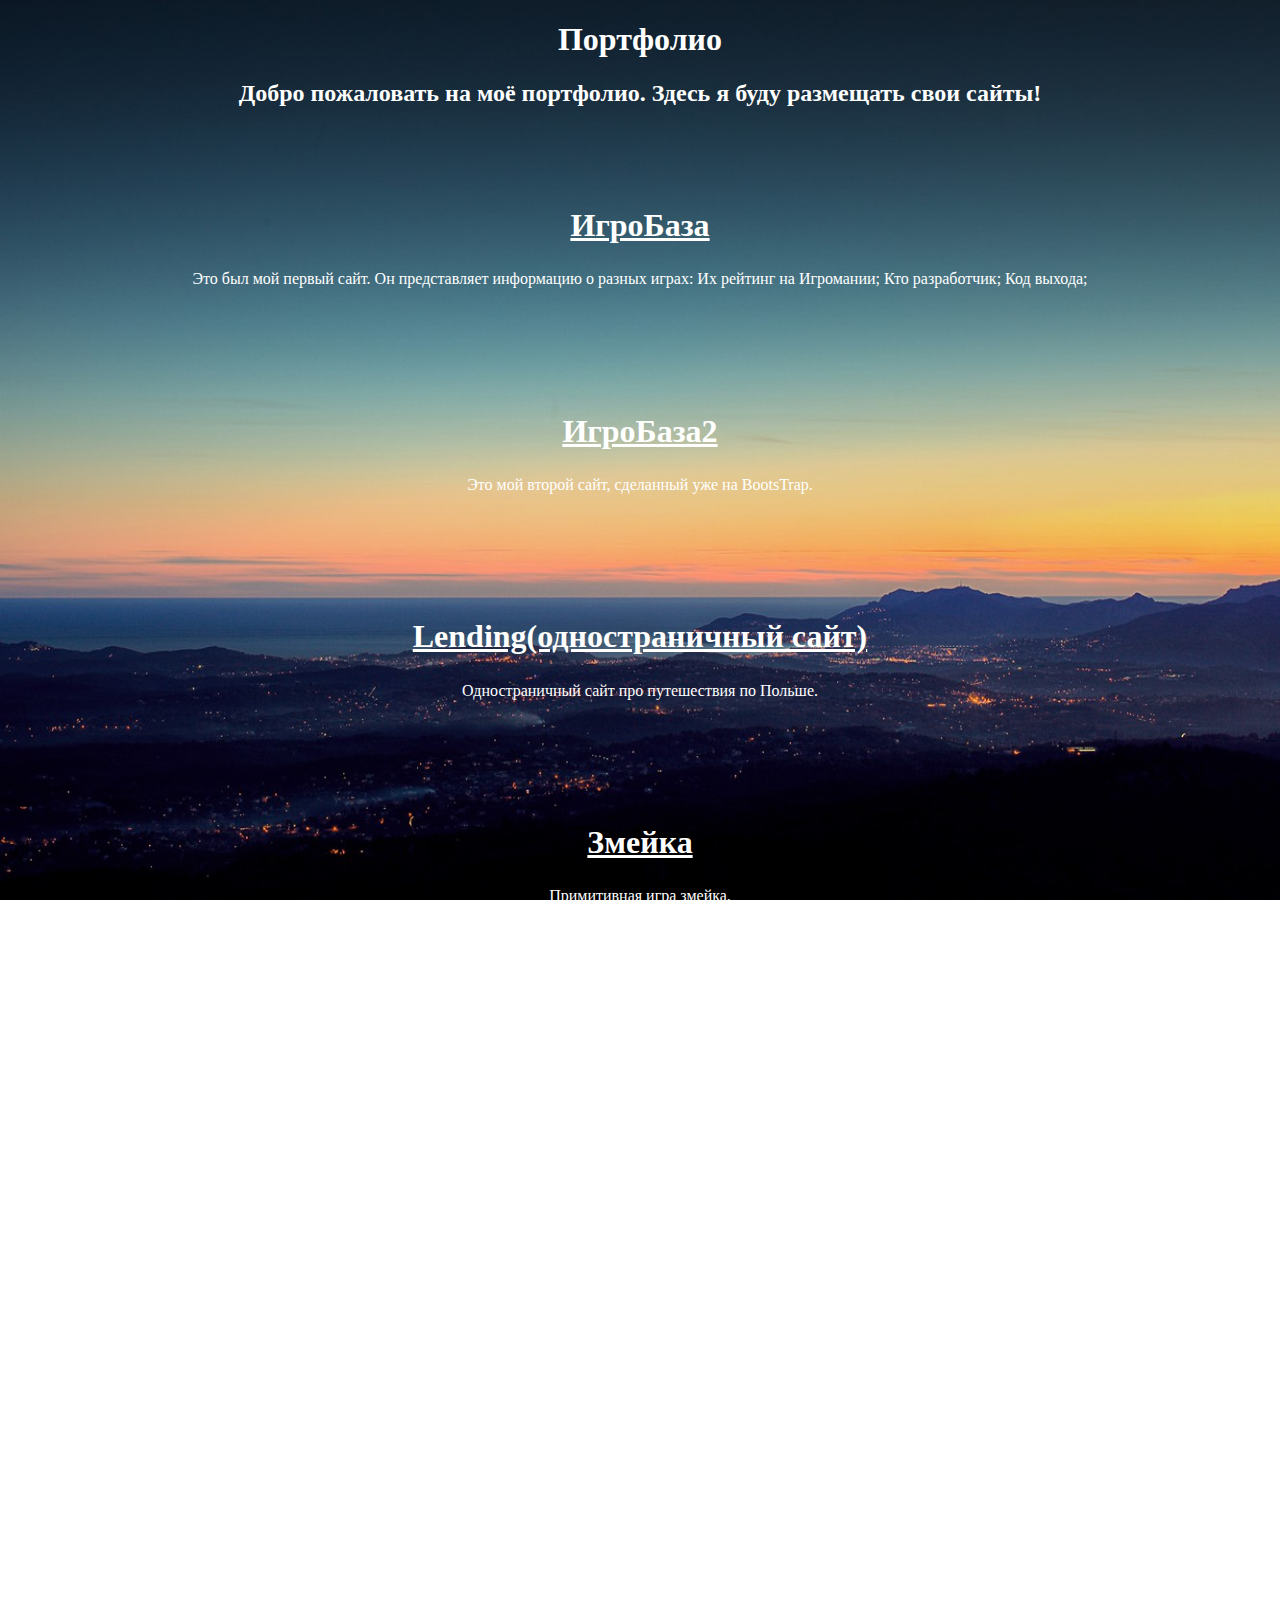
<file: index.html>
<!DOCTYPE html>
<html lang="en">
<head>
    <meta charset="UTF-8">
    <meta http-equiv="X-UA-Compatible" content="IE=edge">
    <meta name="viewport" content="width=device-width, initial-scale=1.0">
    <title>Portfolio</title>
    <link rel="stylesheet" href="assets/css/style.css">
</head>
<body background="assets/img/goroda.jpg" class="background">
    <main>
        <header>
            <div class="logo">
                <div class="logo_text">
                    <h1>Портфолио</h1>
                    <h2>Добро пожаловать на моё портфолио. Здесь я буду размещать свои сайты!</h2>
                </div>
            </div>
        </header>

        <div class="first">
            <h1><a href="1/index.html">ИгроБаза</a></h1>
            <p>
                Это был мой первый сайт.
                Он представляет информацию о разных играх:
                Их рейтинг на Игромании; 
                Кто разработчик; 
                Код выхода; 
                
            </p>
        </div>
        <div class="second">
            <h1><a href="2/index.html">ИгроБаза2</a></h1>
            <p>
                Это мой второй сайт, сделанный уже на BootsTrap.
                
            </p>
        </div>
        <div class="first">
            <h1><a href="3/index.html">Lending(одностраничный сайт)</a></h1>
            <p>
                Одностраничный сайт про путешествия по Польше.
                
            </p>
        </div>

        <div class="second">
            <h1><a href="4/index.html">Змейка</a></h1>
            <p>
                Примитивная игра змейка.
                
            </p>
        </div>

        <div class="first">
            <h1><a href="5/index.html">Звуки </a></h1>
            <p>
                Панелька со звуками.
                
            </p>
        </div>

        <div class="second">
            <h1><a href="6/index.html">Web App </a></h1>
            <p>
                Веб-приложение о доставке еды.
                
            </p>
        </div>

        <div class="first">
            <h1><a href="https://github.com/ArturTrube/react">React. </a></h1>
            <p>
                React.
                
            </p>
        </div>

        <div class="second">
            <h1><a href="https://github.com/ArturTrube/marvel">Marvel. </a></h1>
            <p>
                Marvel.
                
            </p>
        </div>

        <div class="first">
            <h1><a href="https://github.com/ArturTrube/MVC">MVC. </a></h1>
            <p>
                MVC.
                
            </p>
        </div>

        <div class="second">
            <h1><a href="https://github.com/ArturTrube/MVC2">MVC2. </a></h1>
            <p>
                MVC2.
                
            </p>
        </div>

        <div class="first">
            <h1><a href="11/index.html">Node </a></h1>
            <p>
                Node.
                
            </p>
        </div>

        <footer>
            <p>PS: Портфолио будет обновляться по мере создания новых работ</p>
        </footer>
    </main>
</body>
</html>
</file>
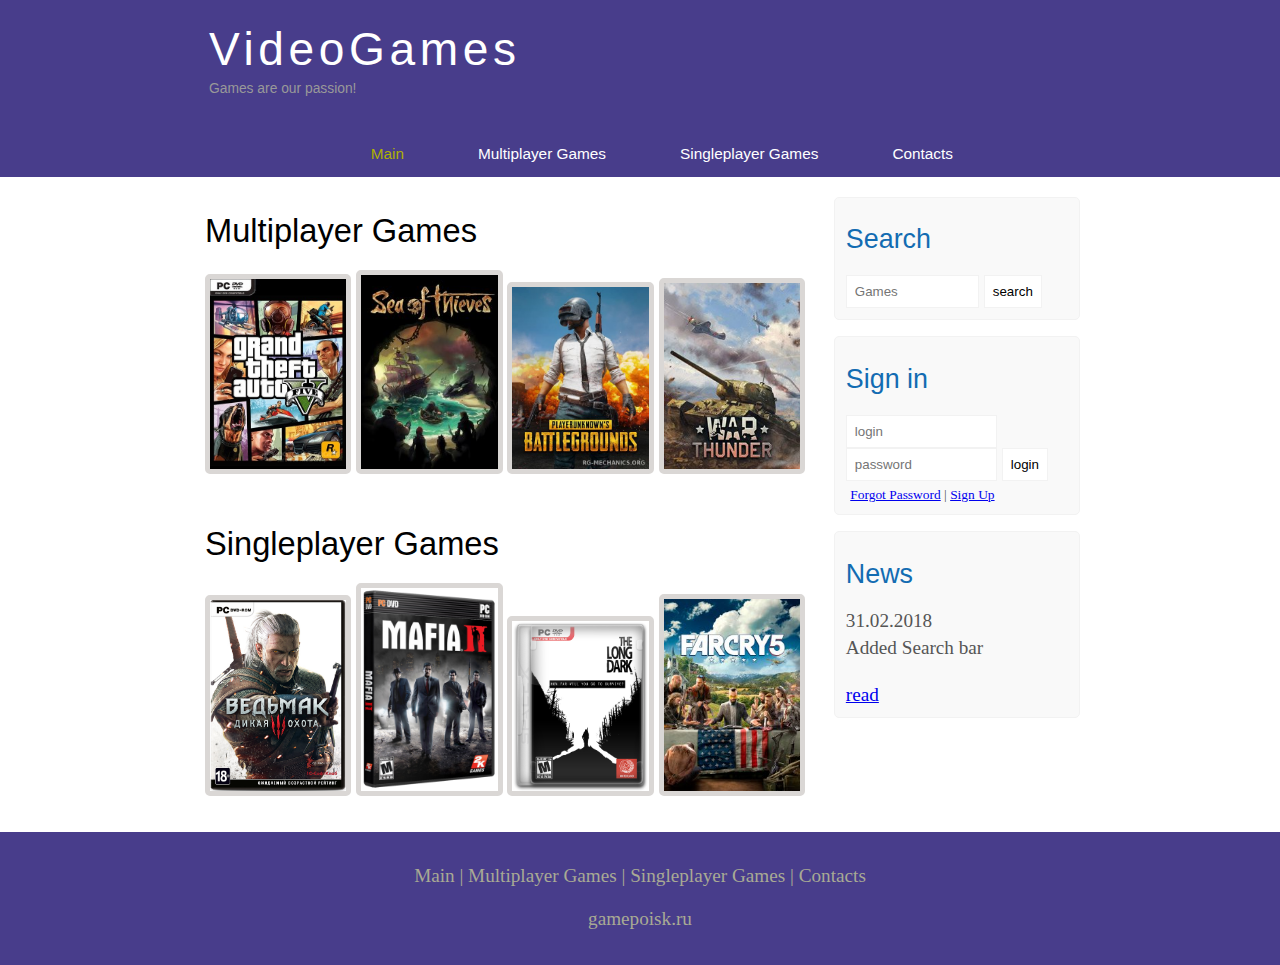
<file: 1/index.html>
<!DOCTYPE html>
<html lang="en">
<head>
    <meta charset="UTF-8">
    <title>Main page</title>
    <meta name="description" content="Игры - это портал о игр" />
    <meta name="keywords" content="Игры, игра, онлайн, офлайн" />
    <link rel="stylesheet" href="assets/css/style.css">
</head>
<body>
    <main>

        <header>
            <div class="logo">
                <div class="logo_text">
                    <h1><a href="index.html">VideoGames</a></h1>
                    <h2>Games are our passion!</h2>
                </div>
            </div>

            <div class="menubar">

                <ul class="menu">
                    <li class="selected"><a href="index.html">Main</a></li>
                    <li><a href="MPGames.html">Multiplayer Games</a></li>
                    <li><a href="SPGames.html">Singleplayer Games</a></li>
                    <li><a href="contact.html">Contacts</a></li>
                </ul>
            </div>

        </header>

        <div class="site_content">

            <div class="sidebar_container">

                <div class="sidebar">
                    <h2>Search</h2>
                    <form action="#" method="post" id="search_form">
                        <input type="search" name="search_field" placeholder="Games" />
                        <input type="submit" class="btn" value="search" />
                    </form>
                </div>

                <div class="sidebar">
                    <h2>Sign in</h2>
                    <form action="#" method="post" id="login">
                        <input type="text" name="login_field" placeholder="login" />
                        <input type="password" name="password_field" placeholder="password" />
                        <input type="submit" class="btn" value="login" />
                        <div class="lables_passreg_text">
                            <span><a href="#">Forgot Password</a></span> | <span><a href="#">Sign Up</a></span>
                        </div>
                    </form>
                </div>

                <div class="sidebar">
                    <h2>News</h2>
                    <span>31.02.2018</span>
                    <p>Added Search bar</p>
                    <a href="#">read</a>
                </div>

            </div>

            <div class="content">
                <h1>Multiplayer Games</h1>

                <div class="films_block">
                    <a href="BO2.html"><img src="assets/img/gta5.png"></a>
                    <a href="#"><img src="assets/img/sot.png"></a>
                    <a href="#"><img src="assets/img/pubg.png"></a>
                    <a href="#"><img src="assets/img/warthunder.png"></a>
                </div>

                <h1>Singleplayer Games</h1>

                <div class="films_block">

                    <a href="#"><img src="assets/img/witcher3.png"></a>
                    <a href="#"><img src="assets/img/mafia2.png"></a>
                    <a href="#"><img src="assets/img/tld.png"></a>
                    <a href="#"><img src="assets/img/farcry5.png"></a>
                </div>

            </div>

        </div>

    <footer>
        <p>
            <a href="index.html">Main</a> |
            <a href="MPGames.html">Multiplayer Games</a> |
            <a href="SPGames.html">Singleplayer Games</a> |
            <a href="contact.html">Contacts</a>
        </p>
        <p>gamepoisk.ru</p>
    </footer>

    </main>

</body>
</html>
</file>
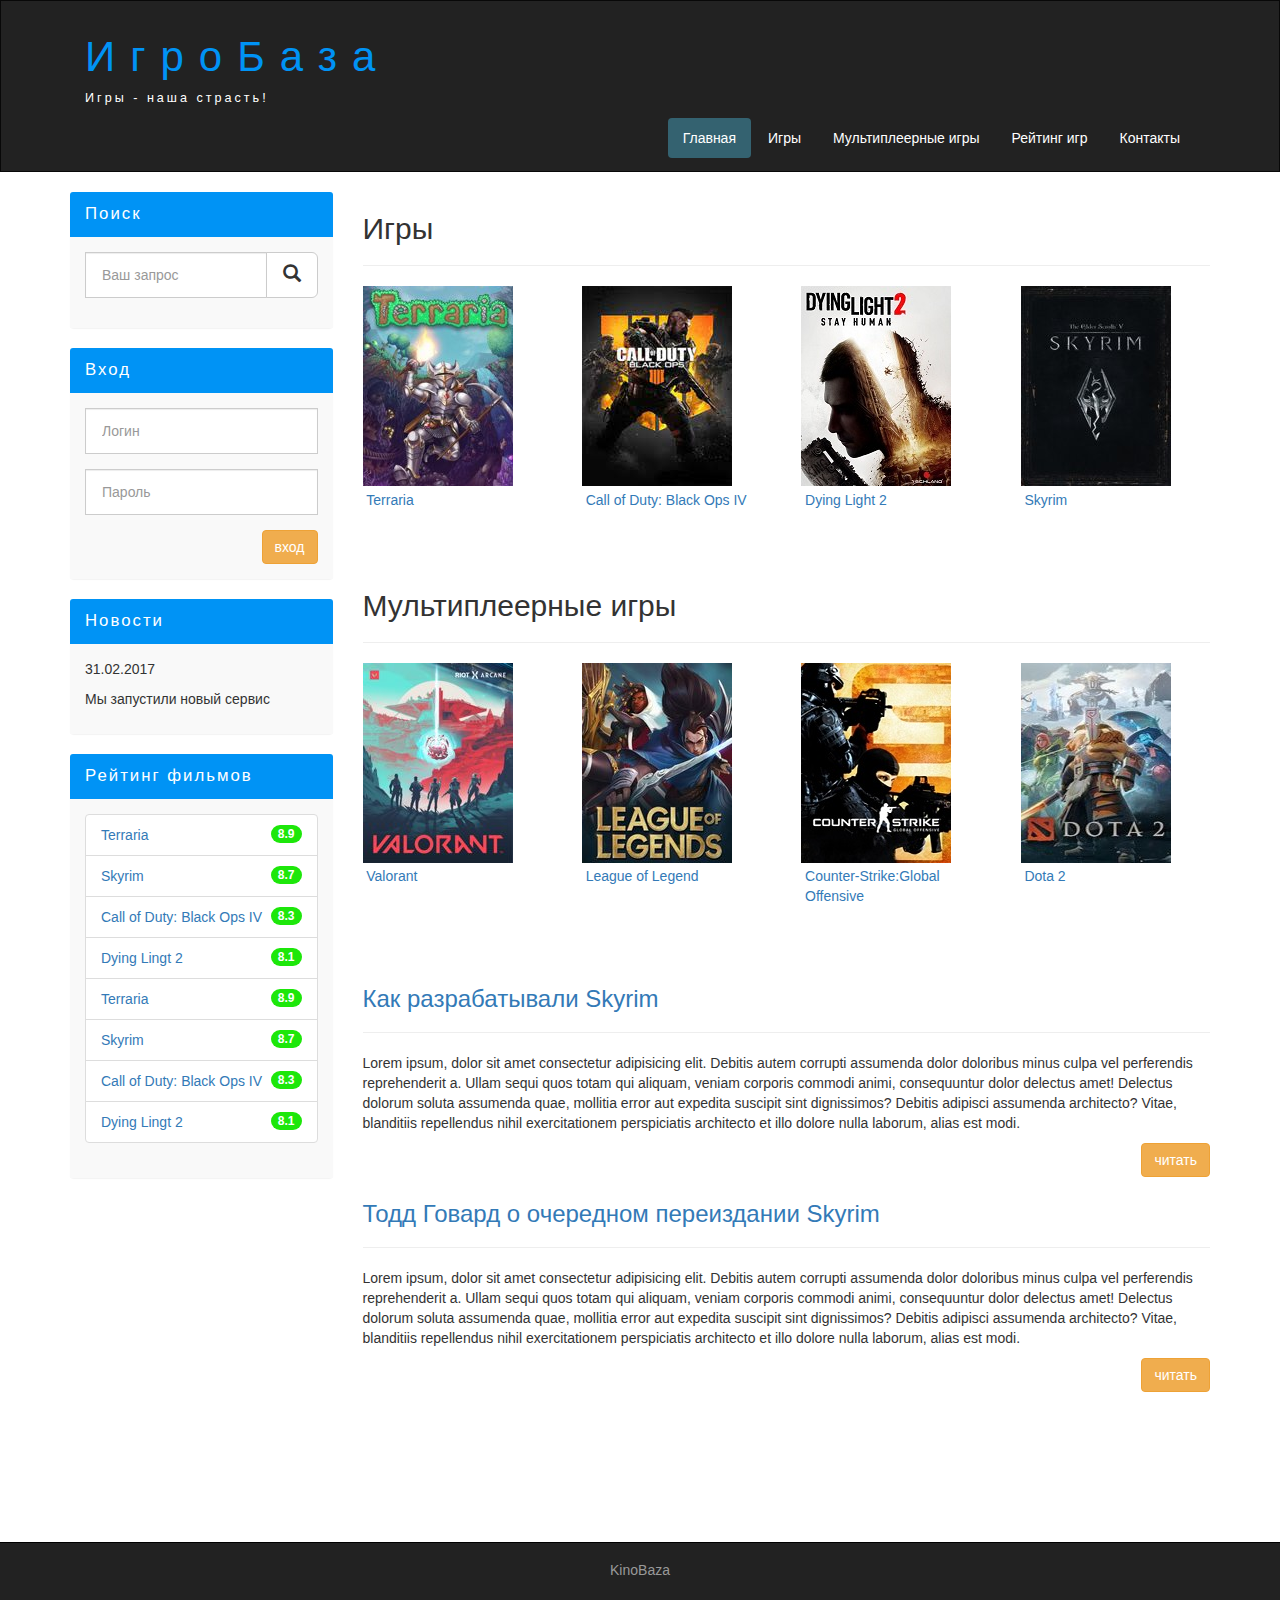
<file: 2/index.html>
<!DOCTYPE html>
<html lang="ru">
    <head>
        <meta charset="UTF-8">
        <meta http-equiv="X-UA-Compatible" content="IE=edge">
        <meta name="viewport" content="width=device-width, initial-scale=1.0">
        <title>ИгроБаза Bootstrap</title>
        <link rel="stylesheet" href="css/bootstrap.min.css">
        <link rel="stylesheet" href="css/style.css">
    </head>
    <body>
        <div class="container-fluid">
            <div class="row">
                <nav role="navigation" class="navbar navbar-inverse">
                    <div class="container">
                        <div class="navbar-header header">
                            <div class="container">
                                <div class="row">
                                    <div class="col-lg-12">
                                        <h1><a href="index.html">ИгроБаза</a></h1>
                                        <p>Игры - наша страсть!</p>
                                    </div>
                                </div>
                            </div>
                            <button type="button" data-target="#navbarCollapse" data-toggle="collapse" class="navbar-toggle">
                                <span class="sr-only">Toggle navigation</span>
                                <span class="icon-bar"></span>
                                <span class="icon-bar"></span>
                                <span class="icon-bar"></span>
                        
                            </button>
                        </div>
                        <div class="collapse navbar-collapse navbar-right" id="navbarCollapse">
                            <ul class="nav nav-pills">
                                <li class="active"><a href="index.html">Главная</a></li>
                                <li><a href="films.html">Игры</a></li>
                                <li><a href="#">Мультиплеерные игры</a></li>
                                <li><a href="rating.html">Рейтинг игр</a></li>
                                <li><a href="contact.html">Контакты</a></li>
                            </ul>
                        </div>
                    </div>
                </nav>
            </div>
        </div>
        
        <div class="wrapper">
            <div class="container">
                <div class="row">
                <div class="col-lg-9 col-lg-push-3">
                    <form role="search" class="visible-xs">
                        <div class="form-group">
                            <div class="input-group">
                                <input type="search" class="form-control input-lg" placeholder="Ваш запрос">
                                    <div class="input-group-btn">
                                        <button class="btn btn-default btn-lg" type="submit"><i class="glyphicon glyphicon-search"></i></button>
                                    </div>
                            </div>
                        </div>
                    </form>
                        <h2>Игры</h2>
                        <hr>
                        <div class="row">
                            <div class="films-block col-lg-3 col-md-3 col-sm-3 col-xs-6">
                                <a href="show.html"><img src="img/inter.png" alt="интерстеллар"></a>
                                <div class="film_label">
                                    <a href="show.html">Terraria</a>
                                </div>
                            </div>
                            <div class="films-block col-lg-3 col-md-3 col-sm-3 col-xs-6">
                                <a href="show2.html"><img src="img/matrix.png" alt="матрица"></a>
                                <div class="film_label">
                                    <a href="show2.html">Call of Duty: Black Ops IV</a>
                                </div>
                            </div>
                            <div class="films-block col-lg-3 col-md-3 col-sm-3 col-xs-6">
                                <a href="show3.html"><img src="img/cloud.png" alt="Облачный атлас"></a>
                                <div class="film_label">
                                    <a href="show3.html">Dying Light 2</a>
                                </div>
                            </div>
                            <div class="films-block col-lg-3 col-md-3 col-sm-3 col-xs-6">
                                <a href="show4.html"><img src="img/max.png" alt="Безумный макс"></a>
                                <div class="film_label">
                                    <a href="show4.html">Skyrim</a>
                                </div>
                            </div>
                        </div>
                        <div class="margin-8"></div>

                        <h2>Мультиплеерные игры</h2>
                        <hr>
                        <div class="row">
                            <div class="films-block col-lg-3 col-md-3 col-sm-3 col-xs-6">
                                <a href="#"><img src="img/xfiles.png" alt="Секретные материалы"></a>
                                <div class="film_label">
                                    <a href="#">Valorant</a>
                                </div>
                            </div>
                            <div class="films-block col-lg-3 col-md-3 col-sm-3 col-xs-6">
                                <a href="#"><img src="img/silicon.png" alt="Кремневая долина"></a>
                                <div class="film_label">
                                    <a href="#">League of Legend</a>
                                </div>
                            </div>
                            <div class="films-block col-lg-3 col-md-3 col-sm-3 col-xs-6">
                                <a href="#"><img src="img/dead.png" alt="Ходячие мертвецы"></a>
                                <div class="film_label">
                                    <a href="#">Counter-Strike:Global Offensive</a>
                                </div>
                            </div>
                            <div class="films-block col-lg-3 col-md-3 col-sm-3 col-xs-6">
                                <a href="#"><img src="img/breakingbad.png" alt="Во все тяжкие"></a>
                                <div class="film_label">
                                    <a href="#">Dota 2</a>
                                </div>
                            </div>
                    </div>
                    <div class="margin-8"></div>
                    <a href="#"><h3>Как разрабатывали Skyrim</h3></a>
                    <hr>
                    <p>Lorem ipsum, dolor sit amet consectetur adipisicing elit. Debitis autem corrupti assumenda dolor doloribus minus culpa vel perferendis reprehenderit a. Ullam sequi quos totam qui aliquam, veniam corporis commodi animi, consequuntur dolor delectus amet! Delectus dolorum soluta assumenda quae, mollitia error aut expedita suscipit sint dignissimos? Debitis adipisci assumenda architecto? Vitae, blanditiis repellendus nihil exercitationem perspiciatis architecto et illo dolore nulla laborum, alias est modi.</p>
                    <a href="#" class="btn btn-warning pull-right">читать</a>

                    <div class="margin-8"></div>
                    <a href="#"><h3>Тодд Говард о очередном переиздании Skyrim</h3></a>
                    <hr>
                    <p>Lorem ipsum, dolor sit amet consectetur adipisicing elit. Debitis autem corrupti assumenda dolor doloribus minus culpa vel perferendis reprehenderit a. Ullam sequi quos totam qui aliquam, veniam corporis commodi animi, consequuntur dolor delectus amet! Delectus dolorum soluta assumenda quae, mollitia error aut expedita suscipit sint dignissimos? Debitis adipisci assumenda architecto? Vitae, blanditiis repellendus nihil exercitationem perspiciatis architecto et illo dolore nulla laborum, alias est modi.</p>
                    <a href="#" class="btn btn-warning pull-right">читать</a>

                    <div class="margin-8 clear"></div>

                </div>
                <div class="col-lg-3 col-lg-pull-9">
                        <div class="panel panel-info hidden-xs">
                            <div class="panel-heading"><div class="sidebar-header">Поиск</div></div>
                                <div class="panel-body">
                                    <form role="search">
                                        <div class="form-group">
                                            <div class="input-group">
                                                <input type="search" placeholder="Ваш запрос" class="form-control input-lg">
                                                <div class="input-group-btn">
                                                    <button type="submit" class="btn btn-default btn-lg"><i class="glyphicon glyphicon-search"></i></button>
                                                </div>
                                            </div>
                                        </div>
                                    </form>
                                </div>
                        </div>
                    

                    <div class="panel panel-info">
                        <div class="panel-heading">
                            <div class="sidebar-header">Вход</div>
                        </div>
                        <div class="panel-body">
                            <form role="form">
                                <div class="form-group">
                                    <input type="text" class="form-control input-lg" placeholder="Логин">
                                </div>
                                <div class="form-group">
                                    <input type="password" class="form-control input-lg" placeholder="Пароль">
                                </div>
                                <button type="submit" class="btn btn-warning pull-right">вход</button>
                            </form>
                        </div>
                    </div>

                    <div class="panel panel-info">
                        <div class="panel-heading">
                            <div class="sidebar-header">Новости</div>
                        </div>
                        <div class="panel-body">
                        <p>31.02.2017</p>
                        <p>Мы запустили новый сервис</p>
                        </div>
                    </div>
                    <div class="panel panel-info">
                        <div class="panel-heading">
                            <div class="sidebar-header">Рейтинг фильмов</div>
                        </div>
                        <div class="panel-body">
                            <ul class="list-group">
                                <li class="list-group-item list-group-warning">
                                    <span class="badge">8.9</span>
                                    <a href="show.html">Terraria</a>
                                </li>
                                <li class="list-group-item list-group-warning">
                                    <span class="badge">8.7</span>
                                    <a href="show4.html">Skyrim</a>
                                </li>
                                <li class="list-group-item list-group-warning">
                                    <span class="badge">8.3</span>
                                    <a href="show2.html">Call of Duty: Black Ops IV</a>
                                </li>
                                <li class="list-group-item list-group-warning">
                                    <span class="badge">8.1</span>
                                    <a href="show3.html">Dying Lingt 2</a>
                                </li>
                                <li class="list-group-item list-group-warning">
                                    <span class="badge">8.9</span>
                                    <a href="show.html">Terraria</a>
                                </li>
                                <li class="list-group-item list-group-warning">
                                    <span class="badge">8.7</span>
                                    <a href="show4.html">Skyrim</a>
                                </li>
                                <li class="list-group-item list-group-warning">
                                    <span class="badge">8.3</span>
                                    <a href="show2.html">Call of Duty: Black Ops IV</a>
                                </li>
                                <li class="list-group-item list-group-warning">
                                    <span class="badge">8.1</span>
                                    <a href="show3.html">Dying Lingt 2</a>
                                </li>
                            </ul>
                        </div>
                    </div>
                </div>
            </div>
        </div>

        <div class="clear"></div>

    </div>

    <footer>
        <div class="container">
            <p class="text-center"><a href="http://www.kinopoisk.ru/">KinoBaza</a></p>
        </div>
    </footer>

    <script src="https://cdnjs.cloudflare.com/ajax/libs/jquery/1.11.3/jquery.min.js"></script>
    <script src="js/bootstrap.min.js"></script>
</body>
</html>
</file>
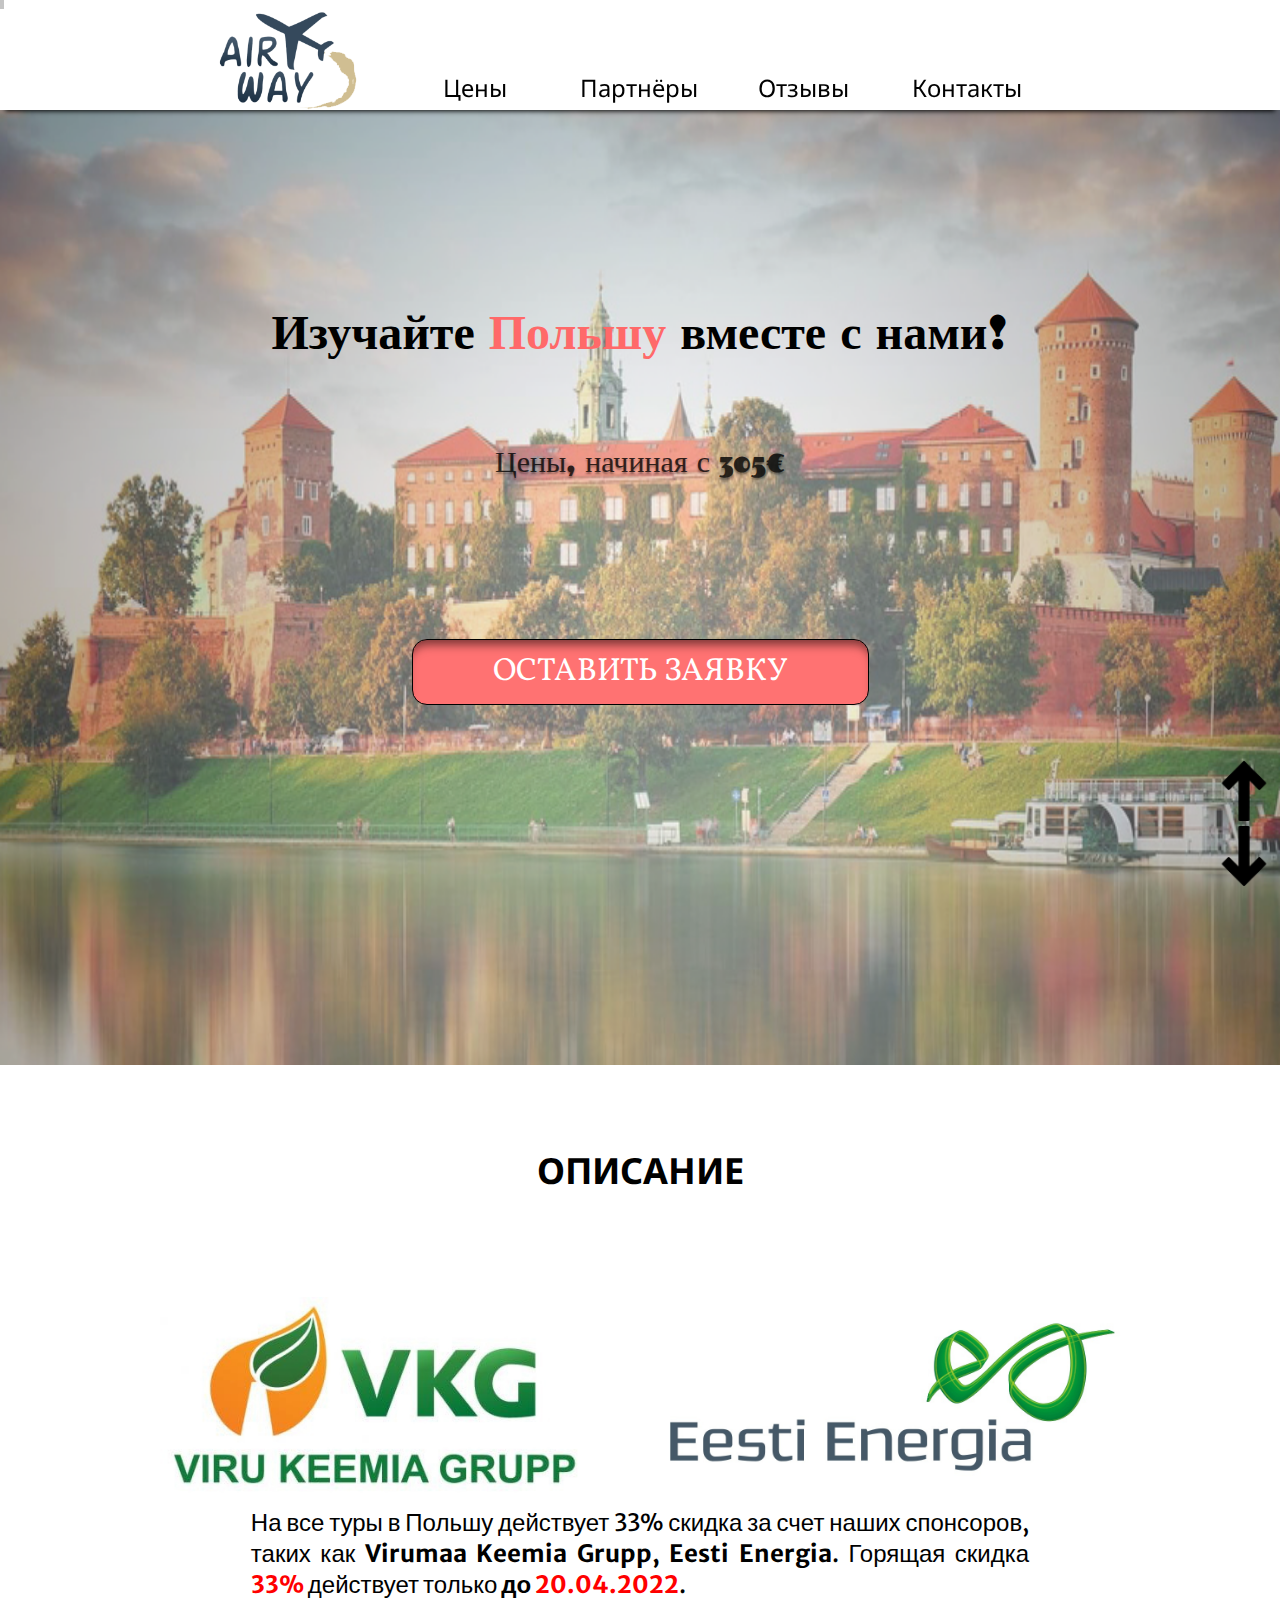
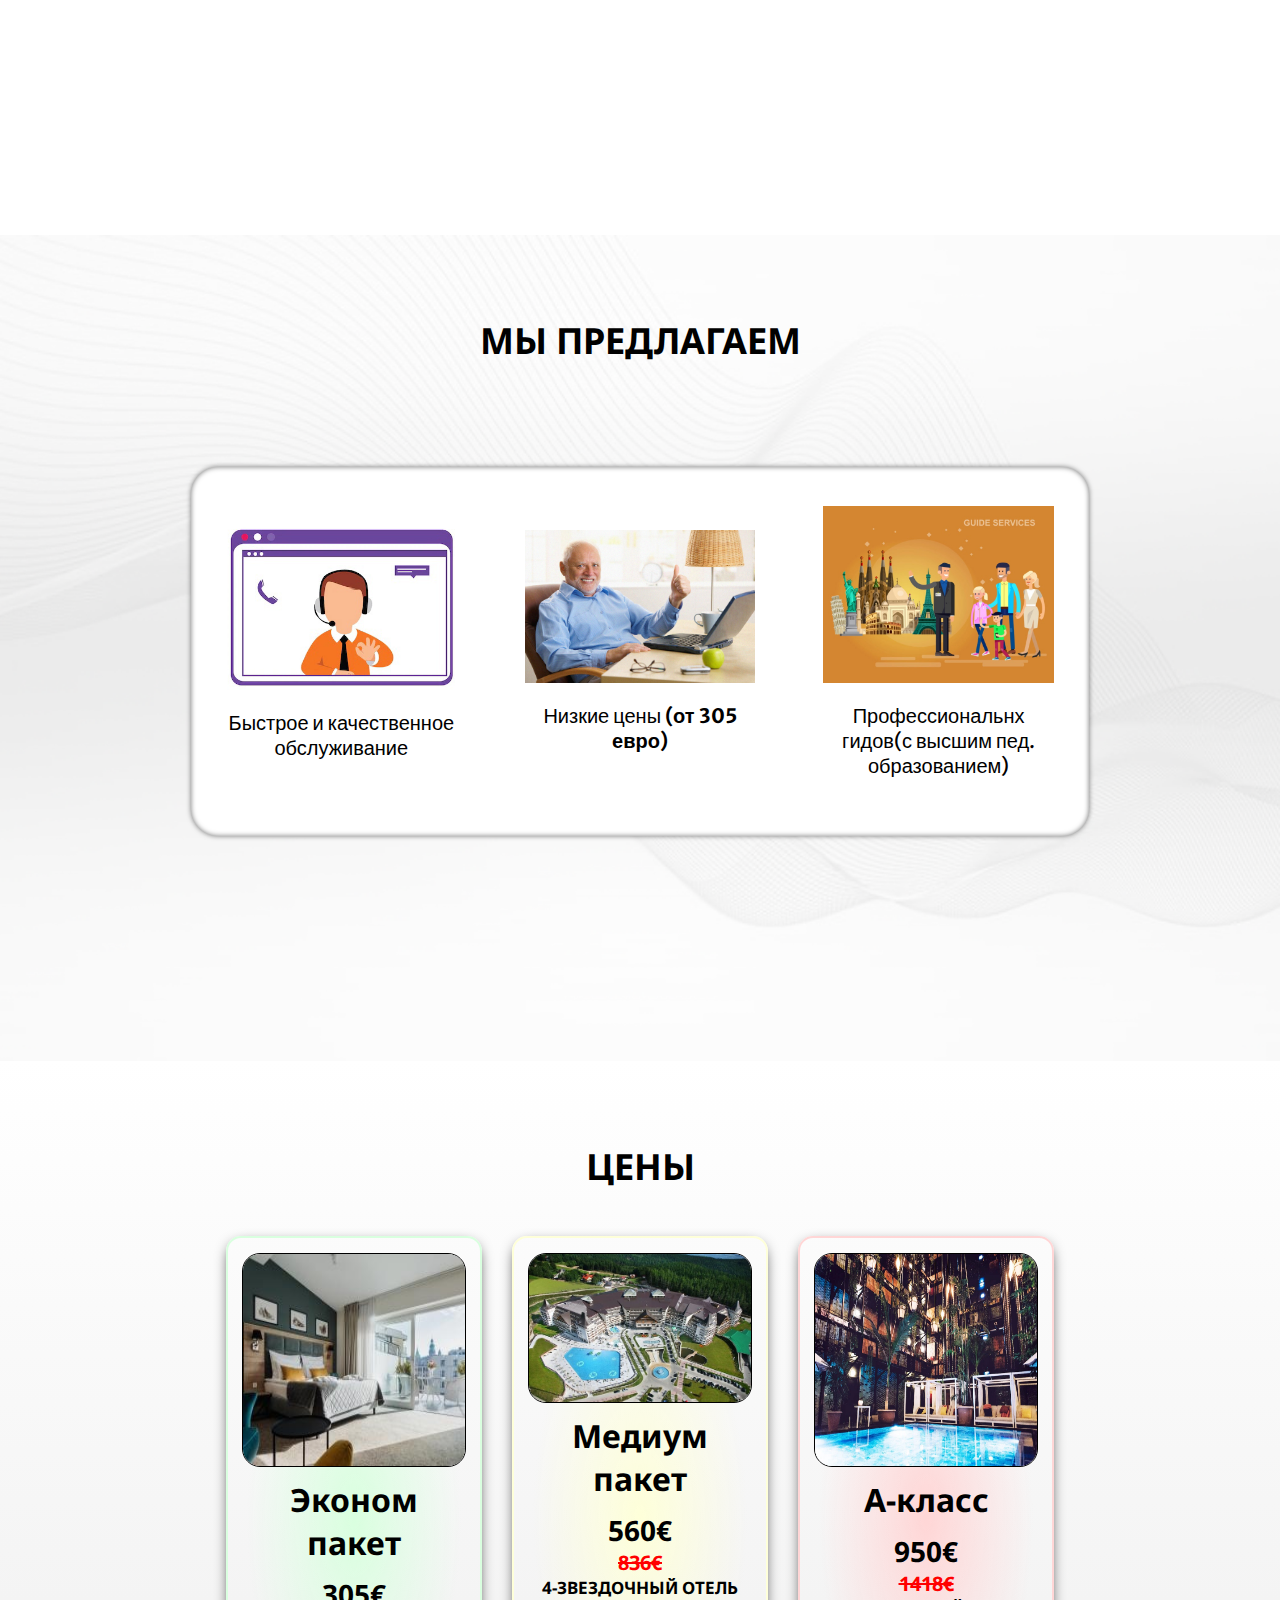
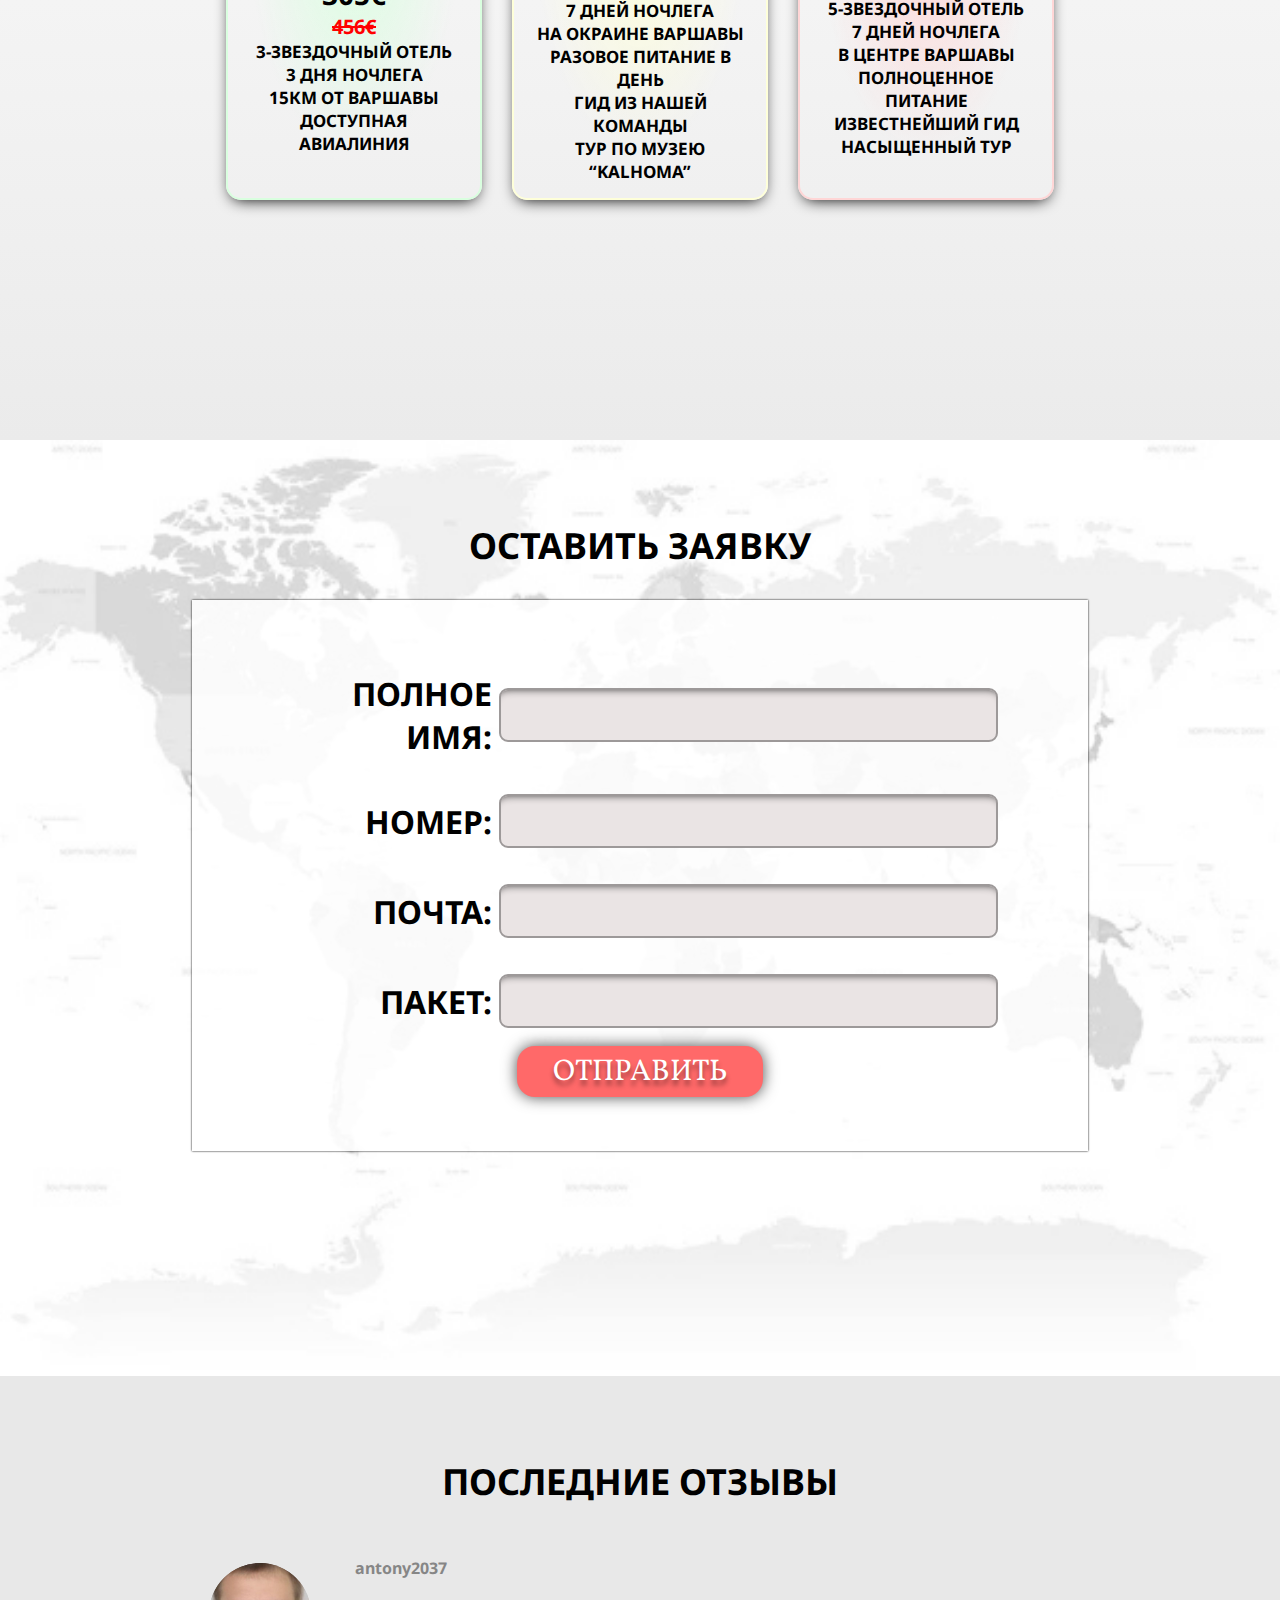
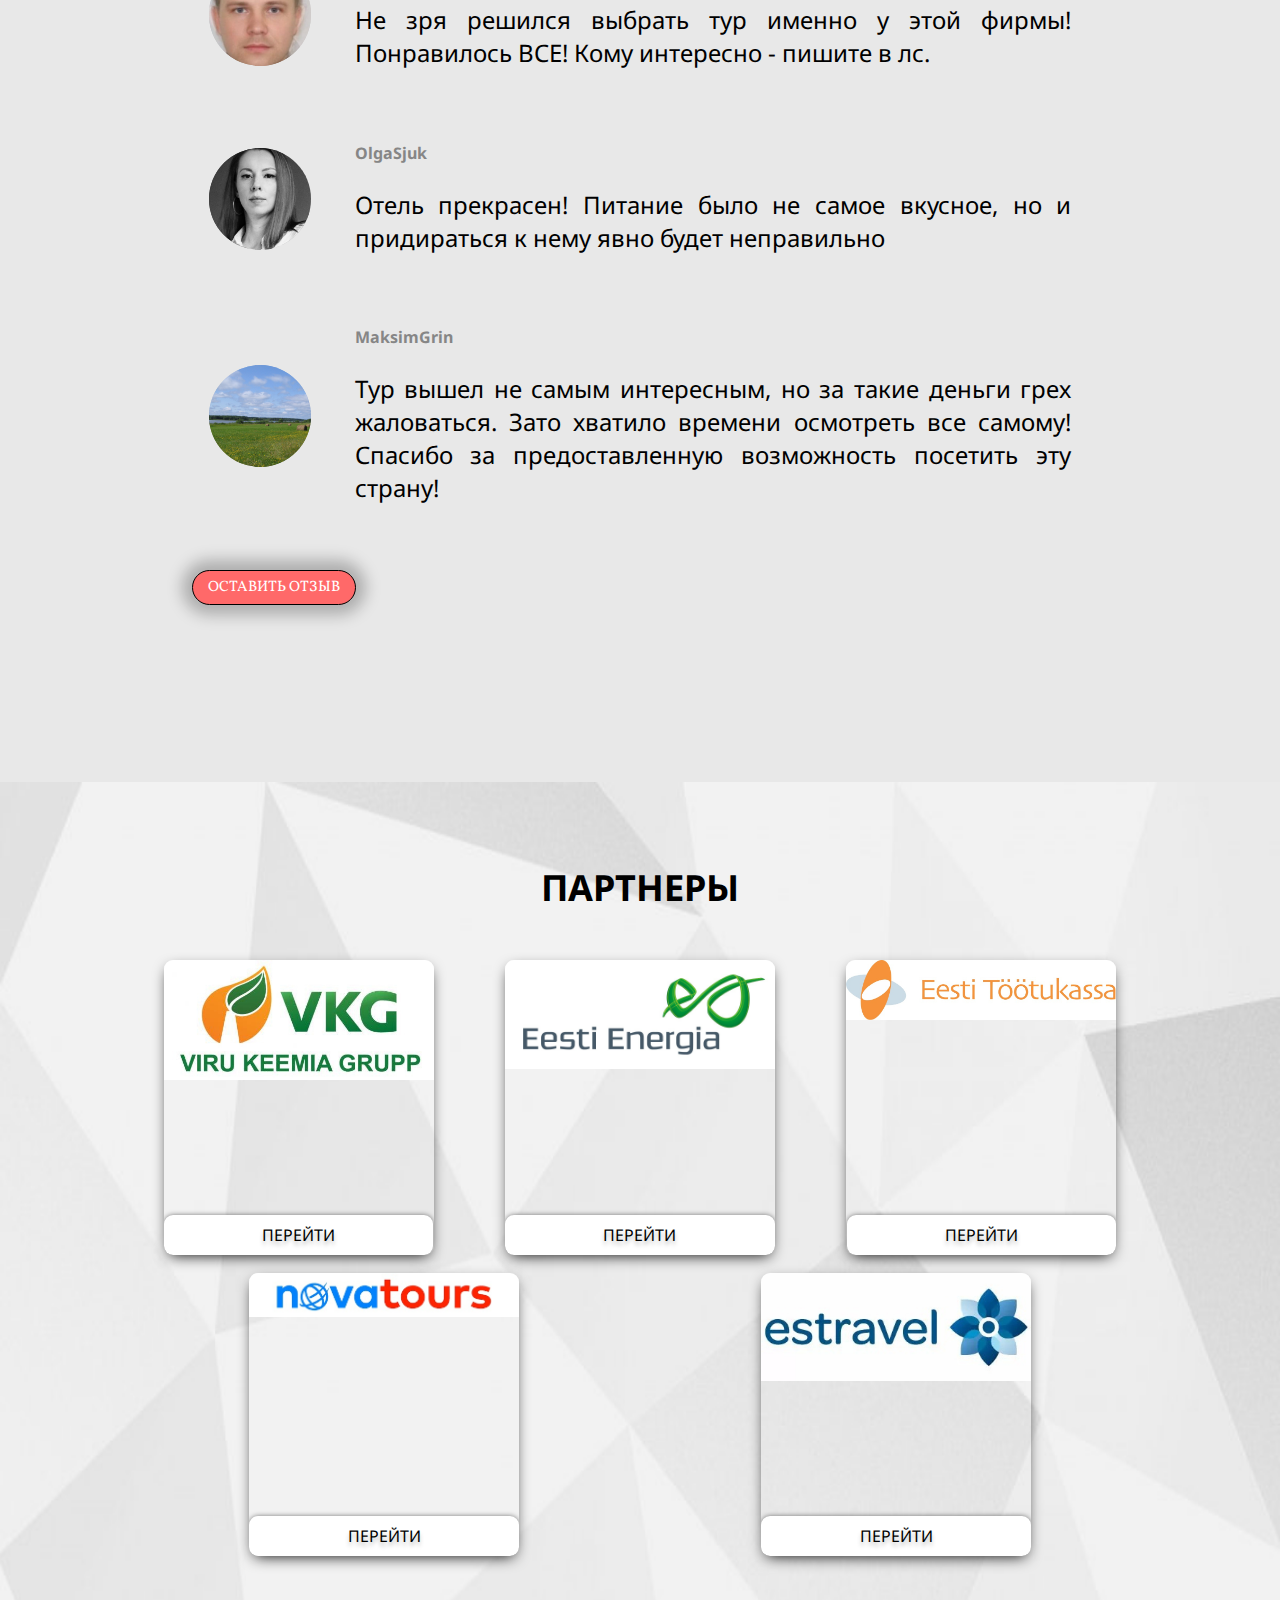
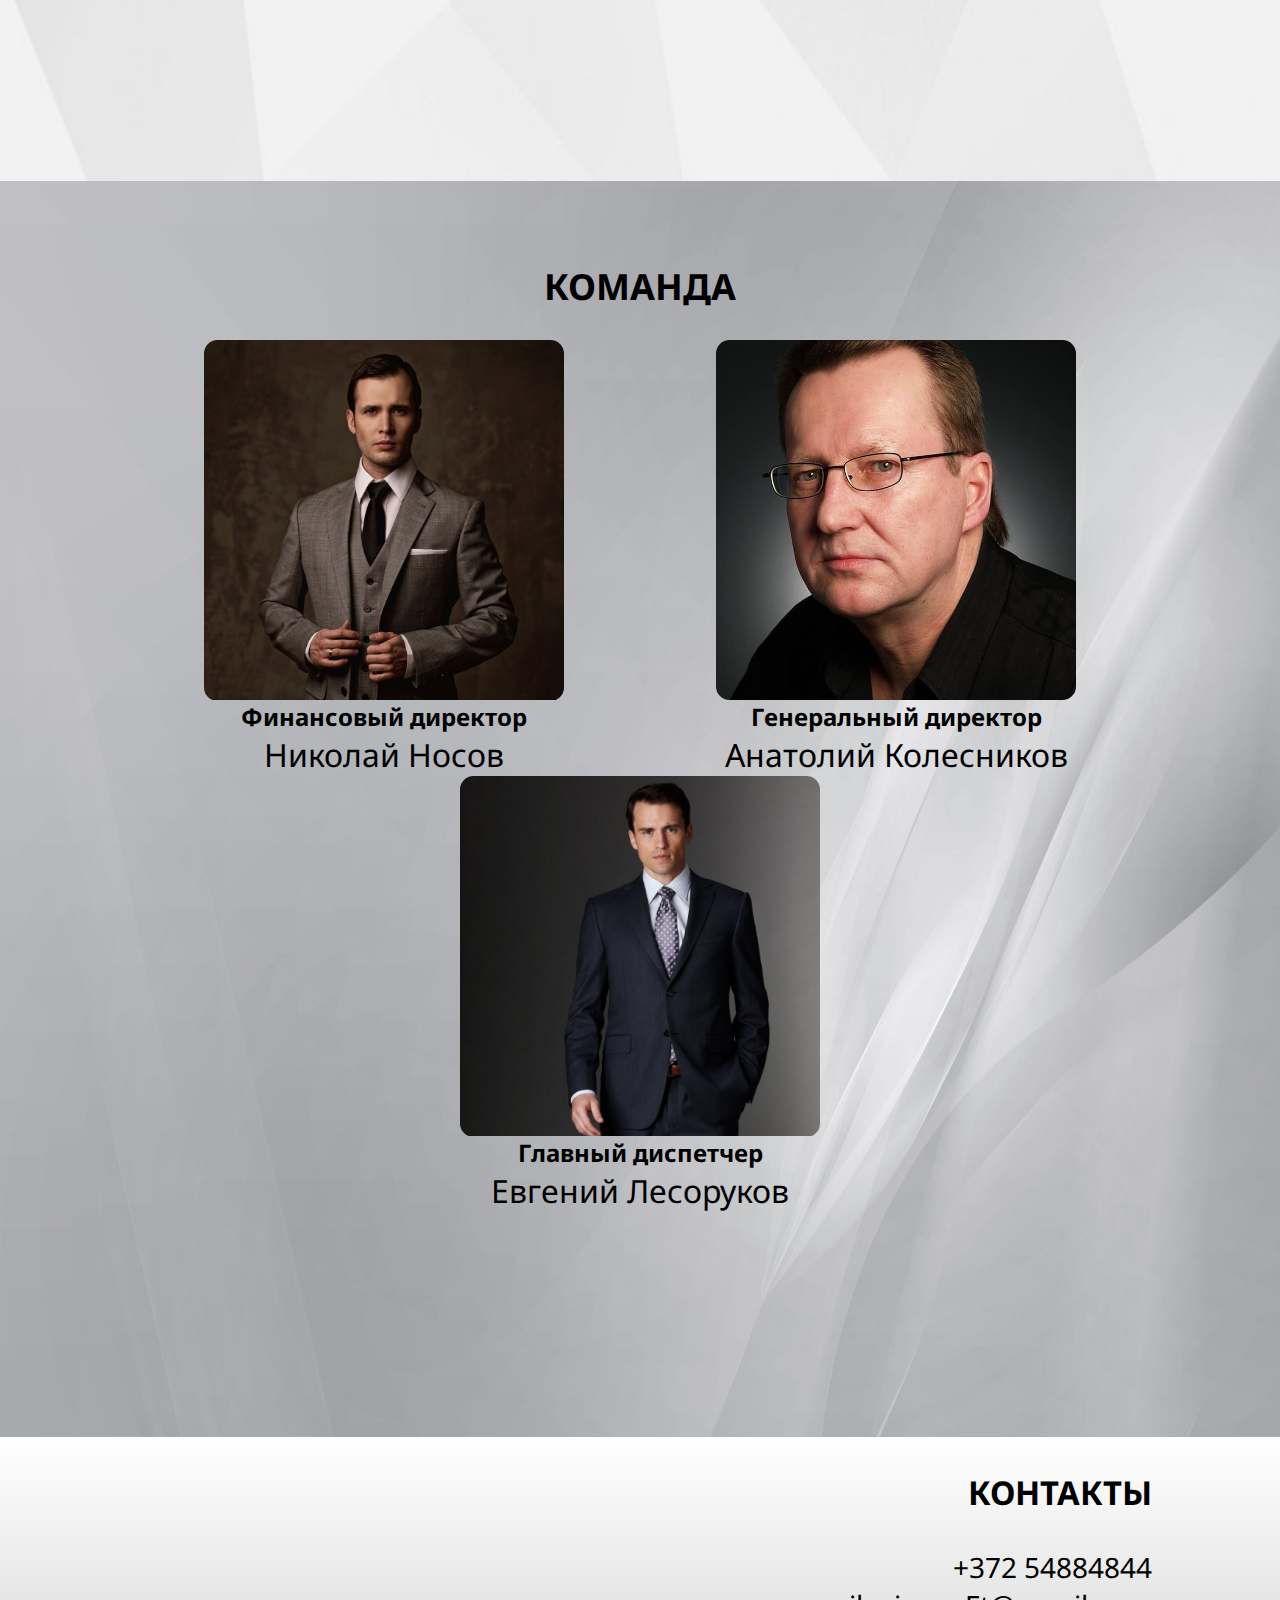
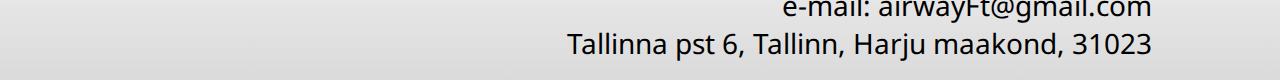
<file: 3/index.html>
<!DOCTYPE html>
<html>

<head>
        <!-- Google tag (gtag.js) -->
    <script async src="https://www.googletagmanager.com/gtag/js?id=G-LGRVM81N40"></script>
    <script>
      window.dataLayer = window.dataLayer || [];
      function gtag(){dataLayer.push(arguments);}
      gtag('js', new Date());
    
      gtag('config', 'G-LGRVM81N40');
    </script>
        <meta charset='utf-8'>
        <meta http-equiv='X-UA-Compatible' content='IE=edge'>
        <title>Page Title</title>
        <meta name='viewport' content='width=device-width, initial-scale=1'>
        <link rel='stylesheet' type='text/css' media='screen' href='css/style.css'>
        <link rel='stylesheet' type='text/css' media='screen' href='css/media.css'>

    <link rel="preconnect" href="https://fonts.googleapis.com">
    <link rel="preconnect" href="https://fonts.gstatic.com" crossorigin>
    <link href="https://fonts.googleapis.com/css2?family=Noto+Sans:ital,wght@0,400;0,700;0,900;1,200&display=swap" rel="stylesheet">
    <link rel="preconnect" href="https://fonts.googleapis.com">
    <link rel="preconnect" href="https://fonts.gstatic.com" crossorigin>
    <link href="https://fonts.googleapis.com/css2?family=Fascinate&display=swap" rel="stylesheet">
    <link rel="preconnect" href="https://fonts.googleapis.com">
    <link rel="preconnect" href="https://fonts.gstatic.com" crossorigin>
    <link href="https://fonts.googleapis.com/css2?family=Vollkorn&display=swap" rel="stylesheet">
    <link rel="preconnect" href="https://fonts.googleapis.com">
    <link rel="preconnect" href="https://fonts.gstatic.com" crossorigin>
    <link href="https://fonts.googleapis.com/css2?family=Merriweather+Sans:wght@300&display=swap" rel="stylesheet">
    <link rel="preconnect" href="https://fonts.googleapis.com">
    <link rel="preconnect" href="https://fonts.gstatic.com" crossorigin>
    <link href="https://fonts.googleapis.com/css2?family=Vollkorn&display=swap" rel="stylesheet">
    <script src='js/header_show.js'></script>
    <script src="js/progress_bar.js"></script>
    <script src="js/message_form.js"></script>
    <script src="js/input_show_img.js"></script>
    <script src="js/sizes.js"></script>
</head>

<body id="scr_body">
        <!-- Google Tag Manager -->
        <script>(function(w,d,s,l,i){w[l]=w[l]||[];w[l].push({'gtm.start':
        new Date().getTime(),event:'gtm.js'});var f=d.getElementsByTagName(s)[0],
        j=d.createElement(s),dl=l!='dataLayer'?'&l='+l:'';j.async=true;j.src=
        'https://www.googletagmanager.com/gtm.js?id='+i+dl;f.parentNode.insertBefore(j,f);
        })(window,document,'script','dataLayer','GTM-N2PR9N8L');</script>
        <!-- End Google Tag Manager -->
                <!-- Google Tag Manager (noscript) -->
        <noscript><iframe src="https://www.googletagmanager.com/ns.html?id=GTM-N2PR9N8L"
        height="0" width="0" style="display:none;visibility:hidden"></iframe></noscript>
        <!-- End Google Tag Manager (noscript) -->
    <div class="wrapper" id="wrapper">
        <hr class="progress_bar" id="progress_bar">
        <header id="header">
            <img src="img/ico.png" alt="aaa">
            <aside>
                <nav>
                    <ul>
                        <li>
                            <a href="#prices">Цены</a>
                        </li>
                        <li>
                            <a href="#parts">Партнёры</a>
                        </li>
                        <li>
                            <a href="#messages">Отзывы</a>
                        </li>
                        <li>
                            <a href="#contacts">Контакты</a>
                        </li>
                    </ul>
                </nav>
            </aside>
        </header>
        <main>
            <div class="unit offer" id="up">
                <p class="headline">Изучайте <span class="color">Польшу</span> вместе с нами!</p>
                <p class="description">Цены, начиная с 305€</p>
                <a href="#form">ОСТАВИТЬ ЗАЯВКУ</a>
            </div>
            <div class="unit">
                <h2>ОПИСАНИЕ</h2>
                <div class="aktsia_des">
                    <img src="img/vkg.jpg" alt="aaa">
                    <img src="img/eestienergia.jpg" alt="aaa">
                    <p>На все туры в Польшу действует 33% скидка за счет наших спонсоров, таких как <span class="bold">Virumaa Keemia Grupp, Eesti Energia</span>. Горящая скидка <span class="red">33%</span> действует только <span class="bold">до</span>
                        <span class="red">20.04.2022</span>. </p>
                </div>
            </div>
            <div class="unit pluses">
                <h2>МЫ ПРЕДЛАГАЕМ</h2>
                <div class="plus" id="plus">
                    <figure>
                        <img src="img/fast.png" alt="aaa">
                        <figcaption>
                            <p>Быстрое и качественное обслуживание</p>
                        </figcaption>
                    </figure>
                    <figure>
                        <img src="img/prise.png" alt="aaa">
                        <figcaption>
                            <p>Низкие цены <b>(от 305 евро)</b></p>
                        </figcaption>
                    </figure>
                    <figure>
                        <img src="img/prof.jpg" alt="aaa">
                        <figcaption>
                            <p>Профессиональнх гидов(с высшим пед. образованием)</p>
                        </figcaption>
                    </figure>
                </div>
            </div>
            <div class="unit prices" id="prices">
                <h2>ЦЕНЫ</h2>
                <div class="variants_prices">
                    <div class="prise color_prise1">
                        <img src="img/prise1.jpg" alt="aaa">
                        <h3>
                            Эконом пакет
                        </h3>
                        <p class="new_price">305€</p>
                        <p class="old_prise">456€</p>
                        <p class="des_prise">3-звездочный отель <br> 3 дня ночлега <br> 15км от Варшавы <br> доступная авиалиния</p>
                    </div>
                    <div class="prise color_prise2">
                        <img src="img/prise2.jpg" alt="aaa">
                        <h3>
                            Медиум пакет
                        </h3>
                        <p class="new_price">560€</p>
                        <p class="old_prise">836€</p>
                        <p class="des_prise">4-звездочный отель <br> 7 дней ночлега <br> НА Окраине Варшавы <br> РАЗОВОЕ ПИТАНИЕ В ДЕНЬ <br> ГИД ИЗ НАШЕЙ КОМАНДЫ <br> ТУР ПО МУЗЕЮ “Kalhoma”</p>
                    </div>
                    <div class="prise color_prise3">
                        <img src="img/prise3.jpg" alt="aaa">
                        <h3>
                            А-класс
                        </h3>
                        <p class="new_price">950€</p>
                        <p class="old_prise">1418€</p>
                        <p class="des_prise">5-звездочный отель <br> 7 дней ночлега <br> В ЦЕНТРе Варшавы <br> ПОЛНОЦЕННОЕ ПИТАНИЕ <br> известнЕЙШИЙ гид <br> насыщенный тур</p>
                    </div>
                </div>
            </div>
            <div class="unit form" id="form">
                <h2>ОСТАВИТЬ ЗАЯВКУ</h2>
                <form action="" method="post">
                    <div class="input">
                        <label for="">ПОЛНОЕ ИМЯ:</label>
                        <input type="text">
                    </div>
                    <div class="input">
                        <label for="">НОМЕР:</label>
                        <input type="text">
                    </div>
                    <div class="input">
                        <label for="">ПОЧТА:</label>
                        <input type="text">
                    </div>
                    <div class="input">
                        <label for="">ПАКЕТ:</label>
                        <input type="text">
                    </div>
                    <div class="button">
                        <button><p>ОТПРАВИТЬ</p></button>
                    </div>
                </form>
            </div>
            <div class="unit messages" id="messages">
                <h2>ПОСЛЕДНИЕ ОТЗЫВЫ</h2>
                <div class="message">
                    <div class="message_img">
                        <img src="img/author1.jpg" alt="aaa">
                    </div>
                    <div class="text">
                        <h4>antony2037</h4>
                        <p>Не зря решился выбрать тур именно у этой фирмы! Понравилось ВСЕ! Кому интересно - пишите в лс.</p>
                    </div>
                </div>
                <div class="message">
                    <div class="message_img">
                        <img src="img/author2.jpg" alt="aaa">
                    </div>
                    <div class="text">
                        <h4>OlgaSjuk</h4>
                        <p>Отель прекрасен! Питание было не самое вкусное, но и придираться к нему явно будет неправильно</p>
                    </div>
                </div>
                <div class="message">
                    <div class="message_img">
                        <img src="img/author3.jpg" alt="aaa">
                    </div>
                    <div class="text">
                        <h4>MaksimGrin</h4>
                        <p>Тур вышел не самым интересным, но за такие деньги грех жаловаться. Зато хватило времени осмотреть все самому! Спасибо за предоставленную возможность посетить эту страну!</p>
                    </div>
                    <div class="button">
                        <p id="button" onclick="message_form()">ОСТАВИТЬ ОТЗЫВ</p>
                    </div>
                </div>
            </div>
            <div class="unit parts" id="parts">
                <h2>ПАРТНЕРЫ</h2>
                <div class="example_parts">
                    <div class="part">
                        <img src="img/vkg.jpg" alt="aaa">
                        <a href="https://www.vkg.ee/" target="_blank">
                            <p>ПЕРЕЙТИ</p>
                        </a>
                    </div>
                    <div class="part">
                        <img src="img/eestienergia.jpg" alt="aaa">
                        <a href="https://www.energia.ee/ru/era/elekter/elektrileping-ja-paketid?customers=home-customer&packages=fix" target="_blank">
                            <p>ПЕРЕЙТИ</p>
                        </a>
                    </div>
                    <div class="part">
                        <img src="img/eesti_tks.jpg" alt="aaa">
                        <a href="https://www.tootukassa.ee/ru" target="_blank">
                            <p>ПЕРЕЙТИ</p>
                        </a>
                    </div>
                    <div class="part">
                        <img src="img/nova.jpg" alt="aaa">
                        <a href="https://www.novatours.ee/?gclid=EAIaIQobChMI-4jX6JCi9wIVEUBIAB0HSg0zEAAYASAAEgJDrPD_BwE" target="_blank">
                            <p>ПЕРЕЙТИ</p>
                        </a>
                    </div>
                    <div class="part">
                        <img src="img/estravel.jpg" alt="aaa">
                        <a href="https://www.estravel.ee/" target="_blank">
                            <p>ПЕРЕЙТИ</p>
                        </a>
                    </div>
                </div>
            </div>
            <div class="unit primes">
                <h2>КОМАНДА</h2>
                <div class="example_prime">
                    <div class="prime">
                        <div class="prime_img">
                            <img src="img/pr1.jpg" alt="aaa">
                        </div>
                        <h4>Финансовый директор</h4>
                        <p class="des_prise">Николай Носов</p>
                    </div>
                    <div class="prime">
                        <div class="prime_img">
                            <img src="img/pr2.jpg" alt="aaa">
                        </div>
                        <h4>Генеральный директор</h4>
                        <p class="des_prise">Анатолий Колесников</p>
                    </div>
                    <div class="prime">
                        <div class="prime_img">
                            <img src="img/pr3.jpg" alt="aaa">
                        </div>
                        <h4>Главный диспетчер</h4>
                        <p class="des_prise">Евгений Лесоруков</p>
                    </div>
                </div>
            </div>
        </main>
        <div class="move">
            <a href="#up"><img src="img/up.png" alt="aaa"></a>
            <a href="#contacts"><img src="img/down.png" alt="aaa"></a>
        </div>
        <footer id="contacts">
            <h3>КОНТАКТЫ</h3>
            <p>
                +372 54884844
                <br> e-mail: airwayFt@gmail.com
                <br> Tallinna pst 6, Tallinn, Harju maakond, 31023
            </p>
        </footer>
        <div hidden class="message_form" id="message_form">
            <form action="" method="POST" enctype="multipart/form-data">
                <div class="krest">
                    <img src="img/krest.png" alt="aaa" onclick="message_form()">
                </div>
                <div class="img">
                    <img src="img/ico_plus.png" alt="aaa" onclick="put_img()" id="showImg">
                </div>
                <input hidden required type="file" name="image" id="img" size="1" onchange="show_img()">
                <div class="other">
                    <div>
                        <label for="name">Имя</label>
                        <input required type="text" id="name">
                    </div>
                    <div>
                        <label for="">Ваше сообщение</label>
                        <textarea required name="des" id="des" cols="30" rows="10"></textarea>
                    </div>
                </div>
                <button>Оставиь сообщение</button>
            </form>
        </div>
    </div>
</body>

</html>
</file>
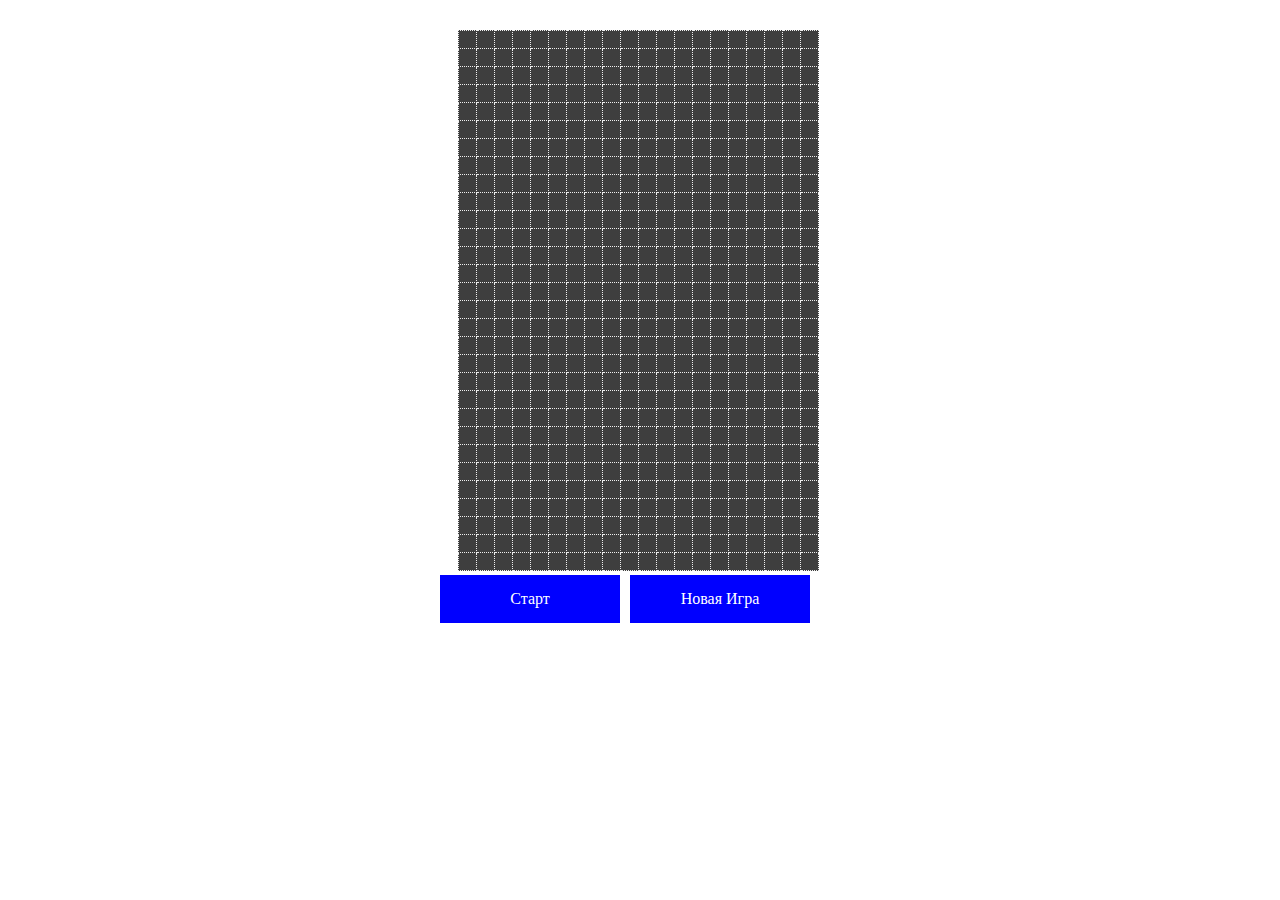
<file: 4/index.html>
<!DOCTYPE html>
<html lang="en">
<head>
    <meta charset="UTF-8">
    <title>Snake</title>
    <link rel="stylesheet" href="style.css">
    <script src="script1.js"></script>
</head>
<body>
<div class="wrap">
    <div id="snake-field"></div>
    <div class="buttons"></div>
        <div id="snake-start">Старт</div>
        <div id="snake-renew">Новая Игра</div>
    </div>
</div>
</body>
</html>
</file>
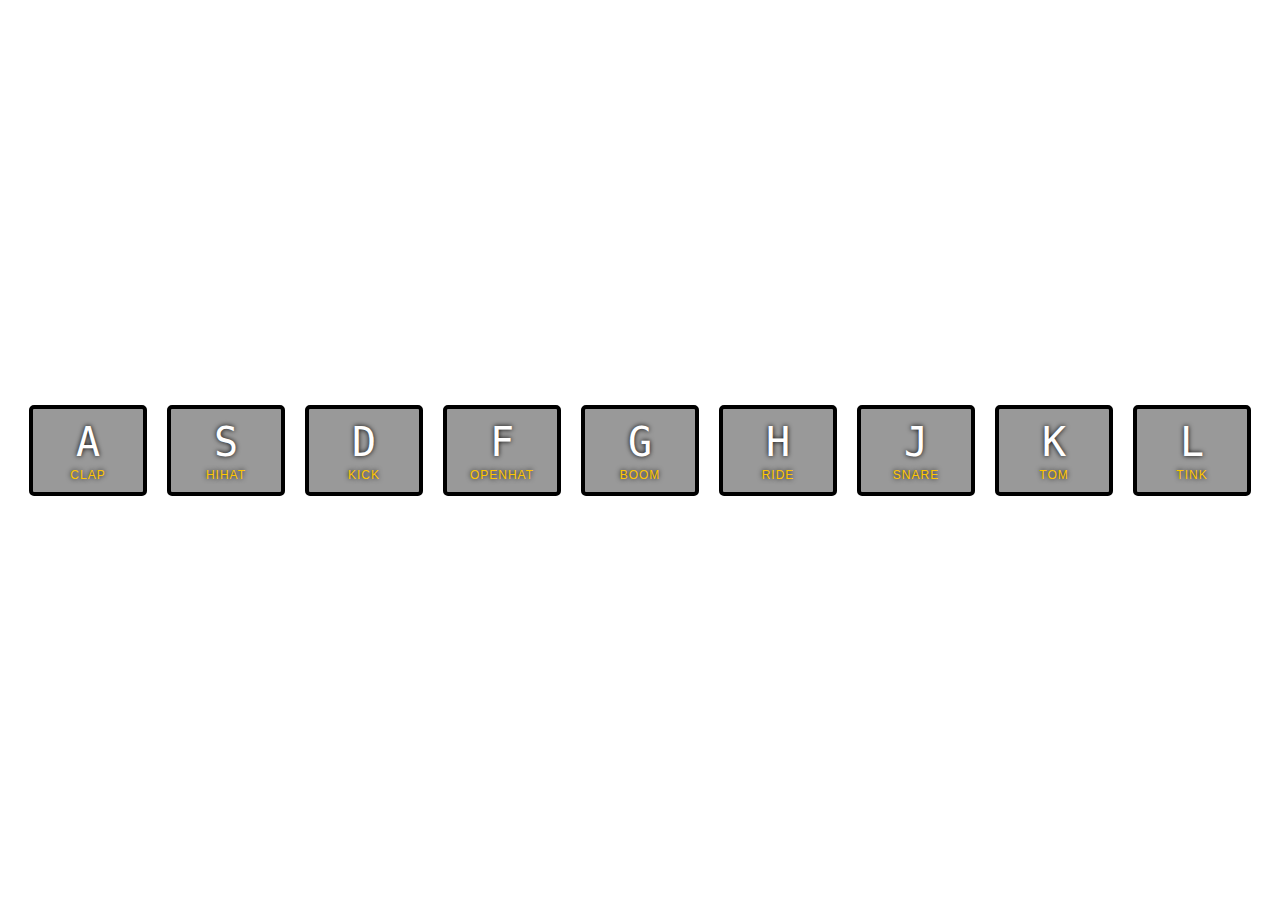
<file: 5/index.html>
<!DOCTYPE html>
<html lang="en">
<head>
    <meta charset="UTF-8">
    <meta http-equiv="X-UA-Compatible" content="IE=edge">
    <meta name="viewport" content="width=device-width, initial-scale=1.0">
    <title>jQuery Drum Kit</title>
    <link rel="stylesheet" href="style.css">
</head>
<body>
    <div class="keys" tabindex="1">
        <div data-key="65" class="key">
            <kbd>A</kbd>
            <span class="sound">clap</span>
        </div>
        <div data-key="83" class="key">
            <kbd>S</kbd>
            <span class="sound">hihat</span>
        </div>
        <div data-key="68" class="key">
            <kbd>D</kbd>
            <span class="sound">kick</span>
        </div>
        <div data-key="70" class="key">
            <kbd>F</kbd>
            <span class="sound">openhat</span>
        </div>
        <div data-key="71" class="key">
            <kbd>G</kbd>
            <span class="sound">boom</span>
        </div>
        <div data-key="72" class="key">
            <kbd>H</kbd>
            <span class="sound">ride</span>
        </div>
        <div data-key="74" class="key">
            <kbd>J</kbd>
            <span class="sound">snare</span>
        </div>
        <div data-key="75" class="key">
            <kbd>K</kbd>
            <span class="sound">tom</span>
        </div>
        <div data-key="76" class="key">
            <kbd>L</kbd>
            <span class="sound">tink</span>
        </div>
    </div>

    <audio data-key="65" src="sounds/clap.wav"></audio>
    <audio data-key="83" src="sounds/hihat.wav"></audio>
    <audio data-key="68" src="sounds/kick.wav"></audio>
    <audio data-key="70" src="sounds/openhat.wav"></audio>
    <audio data-key="71" src="sounds/boom.wav"></audio>
    <audio data-key="72" src="sounds/ride.wav"></audio>
    <audio data-key="74" src="sounds/snare.wav"></audio>
    <audio data-key="75" src="sounds/tom.wav"></audio>
    <audio data-key="76" src="sounds/tink.wav"></audio>

    <script src="https://code.jquery.com/jquery-3.6.1.min.js"></script>
    <script>
        // Как всегда, проверим готовность документа
        $(function() {
            // Отлавливаем собымия "Нажатие на клавишу"
            $(this).keydown(function(event) {
                // Создаем переменную, в коморую помещаем div с подходящим data-key
                var key = $(this).find('.key[data-key='+event.which+']');
                // Находим на смранице тег audio с нужным data-key и помещаем макже в переменную для удобвства
                var audio = $(this).find('audio[data-key='+event.which+']')[0];
                // Присваиваим активный класс к клавише, чтобы подсветить ее
                key.toggleClass('playing');
                // Проверяем существует ли audio тег с таким data-key
                if(!audio) return;
                // Воспроизводим звук
                audio.play();
                // Сбрасываем таймер звуковой дорожки снова в 0
                audio.currentTime = 0;
            });
            // Отслеживаем событие, когда пользователь отпускает кнопку
            $(this).keyup(function(event) {
                // Снова создаем переменную с нужным data-key
                var key = $(this).find('.key[data-key='+event.which+']');
                // Убираем класс, который подсвечивает кнопку
                key.toggleClass('playing');
            });
        });
    </script>
</body>
</html>
</file>
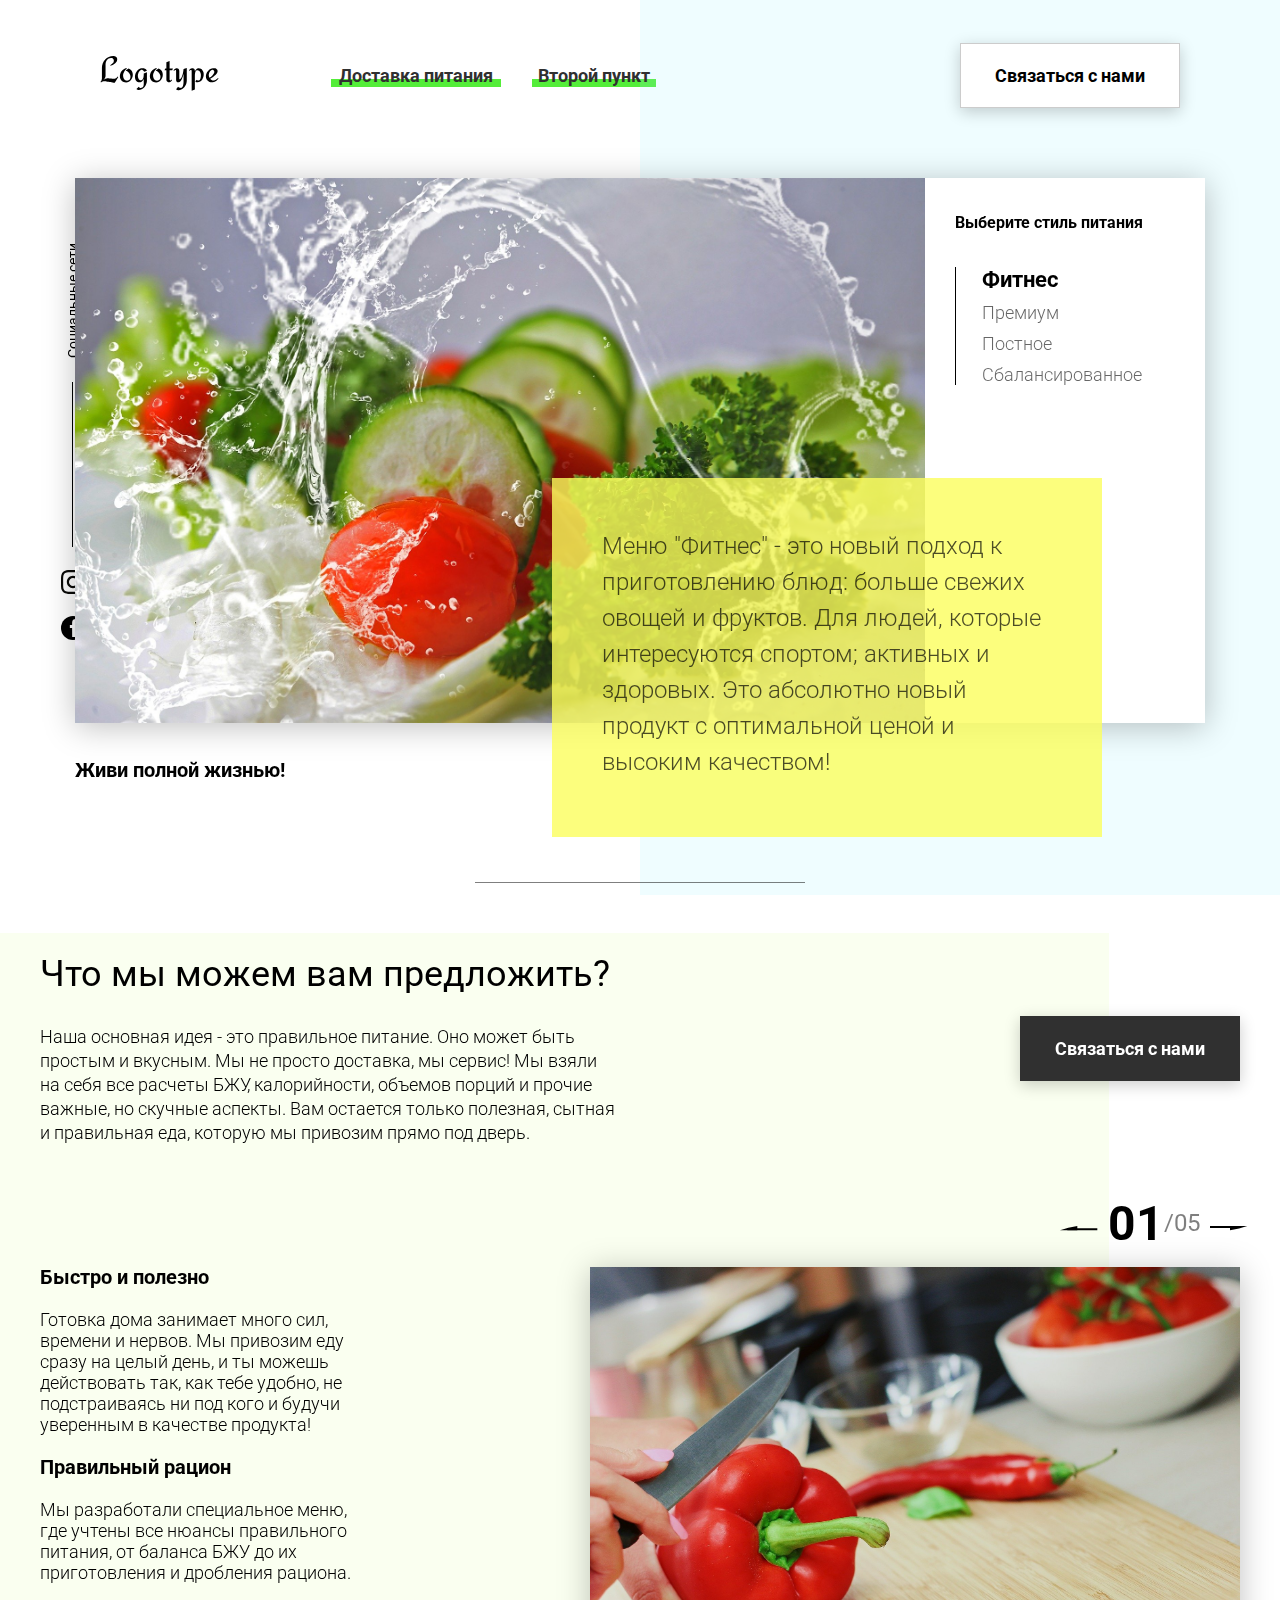
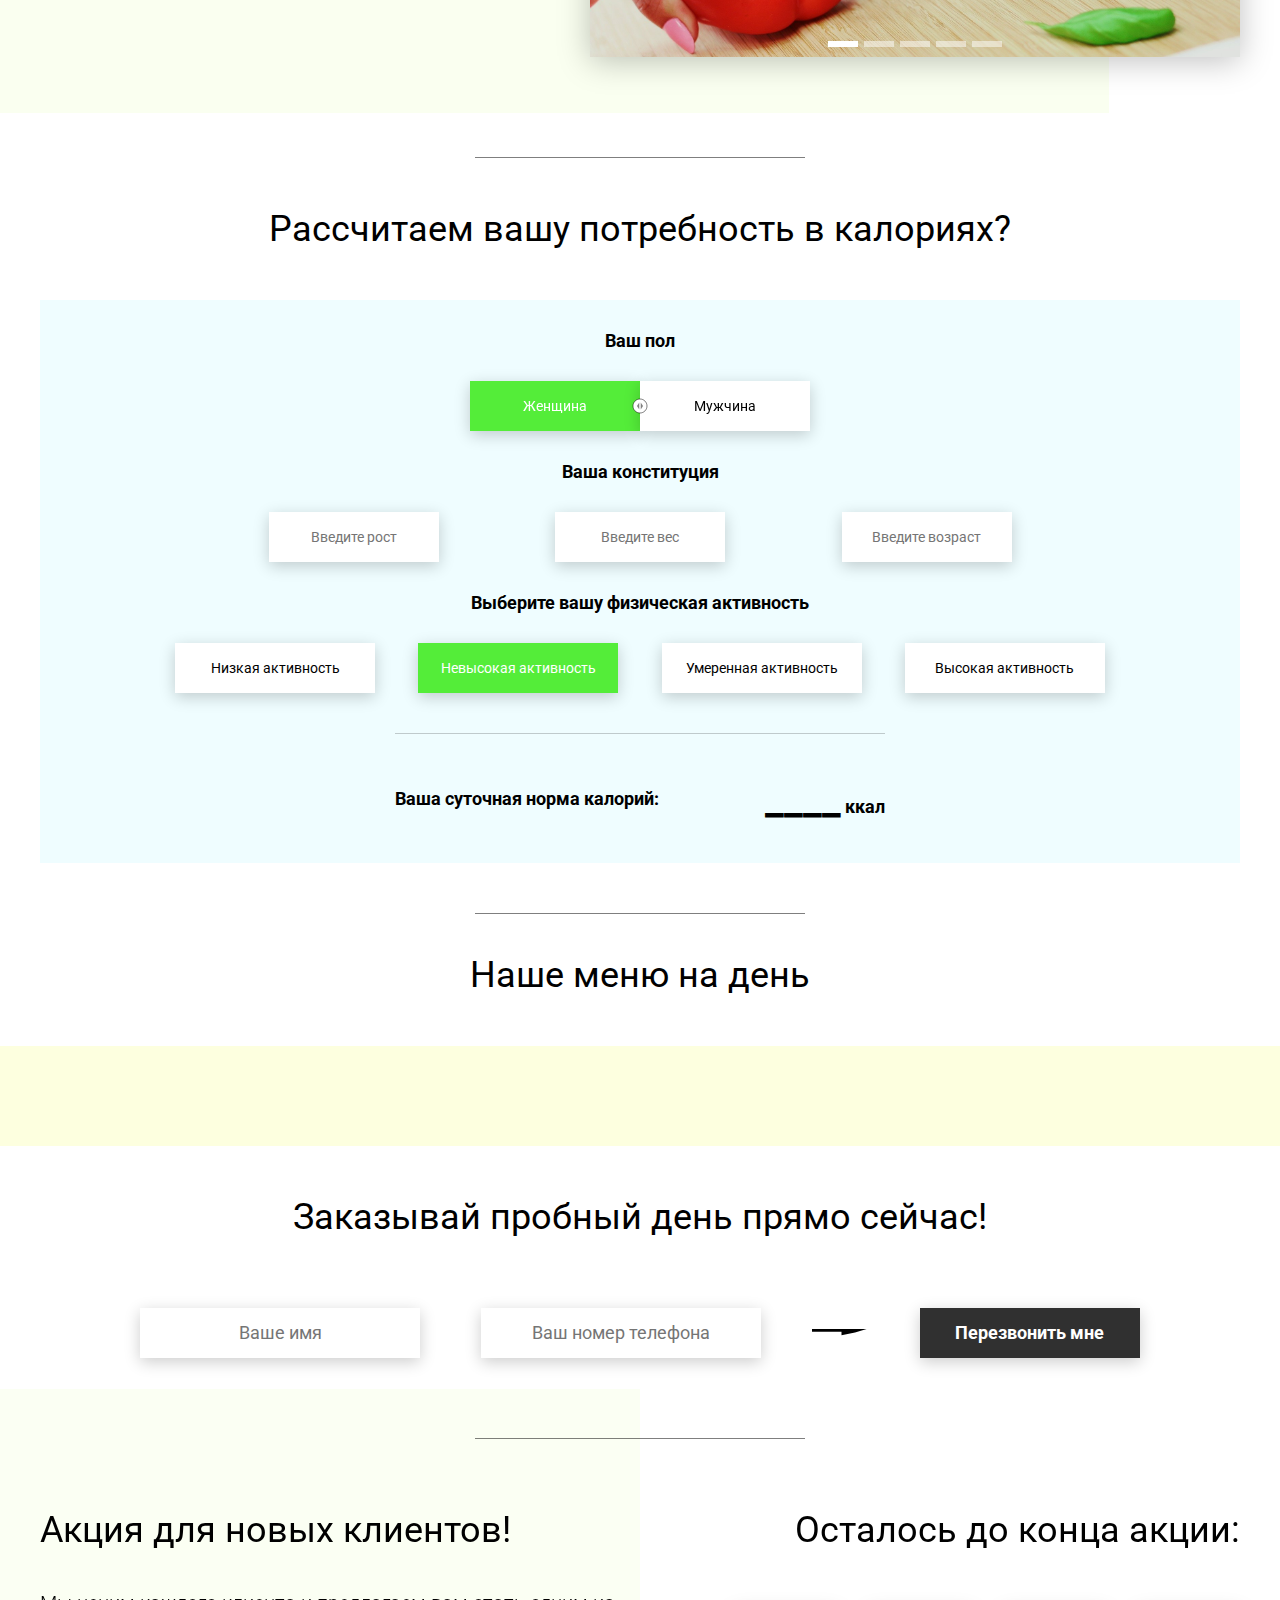
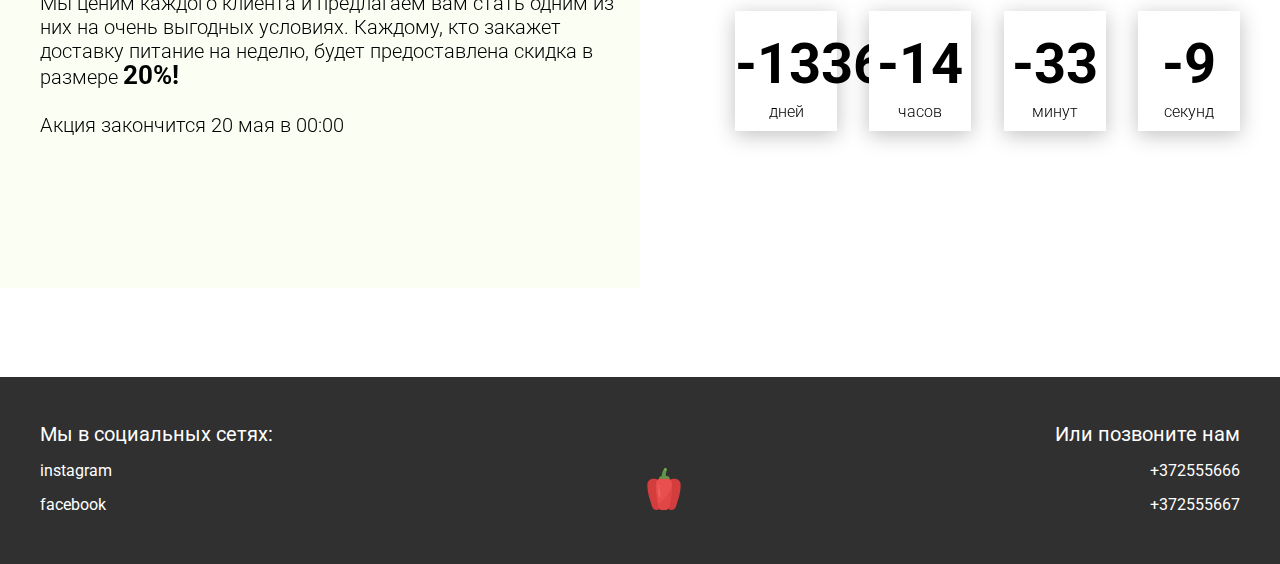
<file: 6/index.html>
<!DOCTYPE html>
<html lang="en">
<head>
    <meta charset="UTF-8">
    <meta name="viewport" content="width=device-width, initial-scale=1.0">
    <title>Food</title>
    <link rel="stylesheet" href="css/style.css">
</head>
<body>
    <header class="header">
        <div class="header__left-block">
            <div class="header__logo">
                <img src="icons/logo.svg" alt="Логотип">
            </div>
            <nav class="header__links">
                <a href="#" class="header__link">Доставка питания</a>
                <a href="#" class="header__link">Второй пункт</a>
            </nav>
        </div>
        <div class="header__right-block">
            <button class="btn btn_white" data-modal>Связаться с нами</button>
        </div>
    </header>
    <div class="sidepanel">
        <div class="sidepanel__text"><span>Социальные сети</span></div>
        <div class="sidepanel__divider"></div>
        <a href="#" class="sidepanel__icon">
            <img src="icons/instagram.svg" alt="instagram">
        </a>
        <a href="#" class="sidepanel__icon">
            <img src="icons/facebook.svg" alt="facebook">
        </a>
    </div>

    <div class="preview">
        <div class="bgc_blue"></div>
        <div class="container">
            <div class="tabcontainer">
                <div class="tabcontent">
                    <img src="img/tabs/vegy.jpg" alt="vegy">
                    <div class="tabcontent__descr">
                        Меню "Фитнес" - это новый подход к приготовлению блюд: больше свежих овощей и фруктов. Для людей, которые интересуются спортом; активных и здоровых. Это абсолютно новый продукт с оптимальной ценой и высоким качеством!
                    </div>
                </div>
                <div class="tabcontent">
                    <img src="img/tabs/elite.jpg" alt="elite">
                    <div class="tabcontent__descr">
                        Меню “Премиум” - мы используем не только красивый дизайн упаковки, но и качественное исполнение блюд. Красная рыба, морепродукты, фрукты - ресторанное меню без похода в ресторан!                                     
                    </div>
                </div>
                <div class="tabcontent">
                    <img src="img/tabs/post.jpg" alt="post">
                    <div class="tabcontent__descr">
                        Наше специальное “Постное меню” - это тщательный подбор ингредиентов: полное отсутствие продуктов животного происхождения. Полная гармония с собой и природой в каждом элементе! Все будет Ом!                                     
                    </div>
                </div>
                <div class="tabcontent">
                    <img src="img/tabs/vegy.jpg" alt="vegy">
                    <div class="tabcontent__descr">
                        Меню "Сбалансированное" - это соответствие вашего рациона всем научным рекомендациям. Мы тщательно просчитываем вашу потребность в к/б/ж/у и создаем лучшие блюда для вас.
                    </div>
                </div>
                <div class="tabheader">
                    <h3>Выберите стиль питания</h3>
                    <div class="tabheader__items">
                        <div class="tabheader__item tabheader__item_active">Фитнес</div>
                        <div class="tabheader__item">Премиум</div>
                        <div class="tabheader__item">Постное</div>
                        <div class="tabheader__item">Сбалансированное</div>
                    </div>
                </div>
            </div>
            <div class="preview__life">Живи полной жизнью!</div>
        </div>
    </div>

    <div class="divider"></div>

    <div class="offer">
        <div class="bgc_y"></div>
        <div class="container">
            <div class="offer__text">
                <h2 class="title">Что мы можем вам предложить?</h2>
                <div class="offer__descr">
                    Наша основная идея - это правильное питание. Оно может быть простым и вкусным. Мы не просто доставка, мы сервис! Мы взяли на себя все расчеты БЖУ, калорийности, объемов порций и прочие важные, но скучные аспекты. Вам остается только полезная, сытная и правильная еда, которую мы привозим прямо под дверь.
                </div>
            </div>
            <div class="offer__action">
                <button class="btn btn_dark" data-modal>Связаться с нами</button>
            </div>
        </div>
        <div class="container">
            <div class="offer__advantages">
                <h2>Быстро и полезно</h2>
                <div class="offer__advantages-text">
                    Готовка дома занимает много сил, времени и нервов. Мы привозим еду сразу на целый день, и ты можешь действовать так, как тебе удобно, не подстраиваясь ни под кого и будучи уверенным в качестве продукта!
                </div>
                <h2>Правильный рацион</h2>
                <div class="offer__advantages-text">
                    Мы разработали специальное меню, где учтены все нюансы правильного питания, от баланса БЖУ до их приготовления и дробления рациона.
                </div>
            </div>
            <div class="offer__slider">
                <div class="offer__slider-counter">
                    <div class="offer__slider-prev">
                        <img src="icons/left.svg" alt="prev">
                    </div>
                    <span id="current">03</span>
                    /
                    <span id="total">04</span>
                    <div class="offer__slider-next">
                        <img src="icons/right.svg" alt="next">
                    </div>
                </div>
                <div class="offer__slider-wrapper">
                    <div class="offer__slider-inner">
                        <div class="offer__slide">
                            <img src="img/slider/pepper.jpg" alt="pepper">
                        </div>
                        <div class="offer__slide">
                            <img src="img/slider/food-12.jpg" alt="food">
                        </div>
                        <div class="offer__slide">
                            <img src="img/slider/olive-oil.jpg" alt="oil">
                        </div>
                        <div class="offer__slide">
                            <img src="img/slider/paprika.jpg" alt="paprika">
                        </div>
                        <div class="offer__slide">
                            <img src="img/slider/furits.jpg" alt="paprika">
                        </div>
                    </div>
                </div>
            </div>
        </div>
    </div>

    <div class="divider"></div>

    <div class="calculating">
        <div class="container">
            <h2 class="title">Рассчитаем вашу потребность в калориях?
            </h2>
            <div class="calculating__field">
                <div class="calculating__subtitle">
                    Ваш пол
                </div>
                <div class="calculating__choose" id="gender">
                    <div id="female" class="calculating__choose-item calculating__choose-item_active">Женщина</div>
                    <div id="male" class="calculating__choose-item">Мужчина</div>
                </div>

                <div class="calculating__subtitle">
                    Ваша конституция
                </div>
                <div class="calculating__choose calculating__choose_medium">
                    <input type="text" id="height" placeholder="Введите рост" class="calculating__choose-item">
                    <input type="text" id="weight" placeholder="Введите вес"  class="calculating__choose-item">
                    <input type="text" id="age" placeholder="Введите возраст" class="calculating__choose-item">
                </div>

                <div class="calculating__subtitle">
                    Выберите вашу физическая активность
                </div>
                <div class="calculating__choose calculating__choose_big">
                    <div data-ratio="1.2" id="low" class="calculating__choose-item">Низкая активность </div>
                    <div data-ratio="1.375" id="small"  class="calculating__choose-item calculating__choose-item_active">Невысокая активность</div>
                    <div data-ratio="1.55" id="medium" class="calculating__choose-item">Умеренная активность</div>
                    <div data-ratio="1.725" id="high" class="calculating__choose-item">Высокая активность</div>
                </div>

                <div class="calculating__divider"></div>

                <div class="calculating__total">
                    <div class="calculating__subtitle">
                        Ваша суточная норма калорий:
                    </div>
                    <div class="calculating__result">
                        <span>2700</span> ккал
                    </div>
                </div>
            </div>
        </div>
    </div>

    <div class="divider"></div>

    <div class="menu">
        <h2 class="title">Наше меню на день</h2>

        <div class="menu__field">
            <div class="container">

            </div>
        </div>
    </div>

    <div class="order">
        <div class="container">
            <div class="title">Заказывай пробный день прямо сейчас!</div>
            <form action="#" class="order__form">
                <input required placeholder="Ваше имя" name="name" type="text" class="order__input">
                <input required placeholder="Ваш номер телефона" name="phone" type="phone" class="order__input">
                <img src="icons/right.svg" alt="right">
                <button class="btn btn_dark btn_min">Перезвонить мне</button>
            </form>
        </div>
    </div>

    <div class="divider"></div>

    <div class="promotion">
        <div class="bgc_y"></div>
        <div class="container">
            <div class="promotion__text">
                <div class="title">Акция для новых клиентов!</div>
                <div class="promotion__descr">
                    Мы ценим каждого клиента и предлагаем вам стать одним из них на очень выгодных условиях. 
                    Каждому, кто закажет доставку питание на неделю, будет предоставлена скидка в размере <span>20%!</span>
                    <br><br>
                    Акция закончится 20 мая в 00:00
                </div>
            </div>
            <div class="promotion__timer">
                <div class="title">Осталось до конца акции:</div>
                <div class="timer">
                    <div class="timer__block">
                        <span id="days">12</span>
                        дней
                    </div>
                    <div class="timer__block">
                        <span id="hours">20</span>
                        часов
                    </div>
                    <div class="timer__block">
                        <span id="minutes">56</span>
                        минут
                    </div>
                    <div class="timer__block">
                        <span id="seconds">20</span>
                        секунд
                    </div>
                </div>
            </div>
        </div>
    </div>

    <footer class="footer">
        <div class="container">
            <div class="social">
                <div class="subtitle">Мы в социальных сетях:</div>
                <a href="#" class="link">instagram</a>
                <a href="#" class="link">facebook</a>
            </div>
            <div class="pepper">
                <img src="icons/veg.svg" alt="pepper">
            </div>
            <div class="call">
                <div class="subtitle">Или позвоните нам</div>
                <a href="#" class="link">+372555666</a>
                <a href="#" class="link">+372555667</a>
            </div>
        </div>
    </footer>

    <div class="modal">
        <div class="modal__dialog">
            <div class="modal__content">
                <form action="#">
                    <div class="modal__close" data-close>&times;</div>
                    <div class="modal__title">Мы свяжемся с вами как можно быстрее!</div>
                    <input required placeholder="Ваше имя" name="name" type="text" class="modal__input">
                    <input required placeholder="Ваш номер телефона" name="phone" type="phone" class="modal__input">
                    <button class="btn btn_dark btn_min">Перезвонить мне</button>
                </form>
            </div>
        </div>
    </div>
    <script src="js/bundle.js"></script>
</body>
</html>
</file>
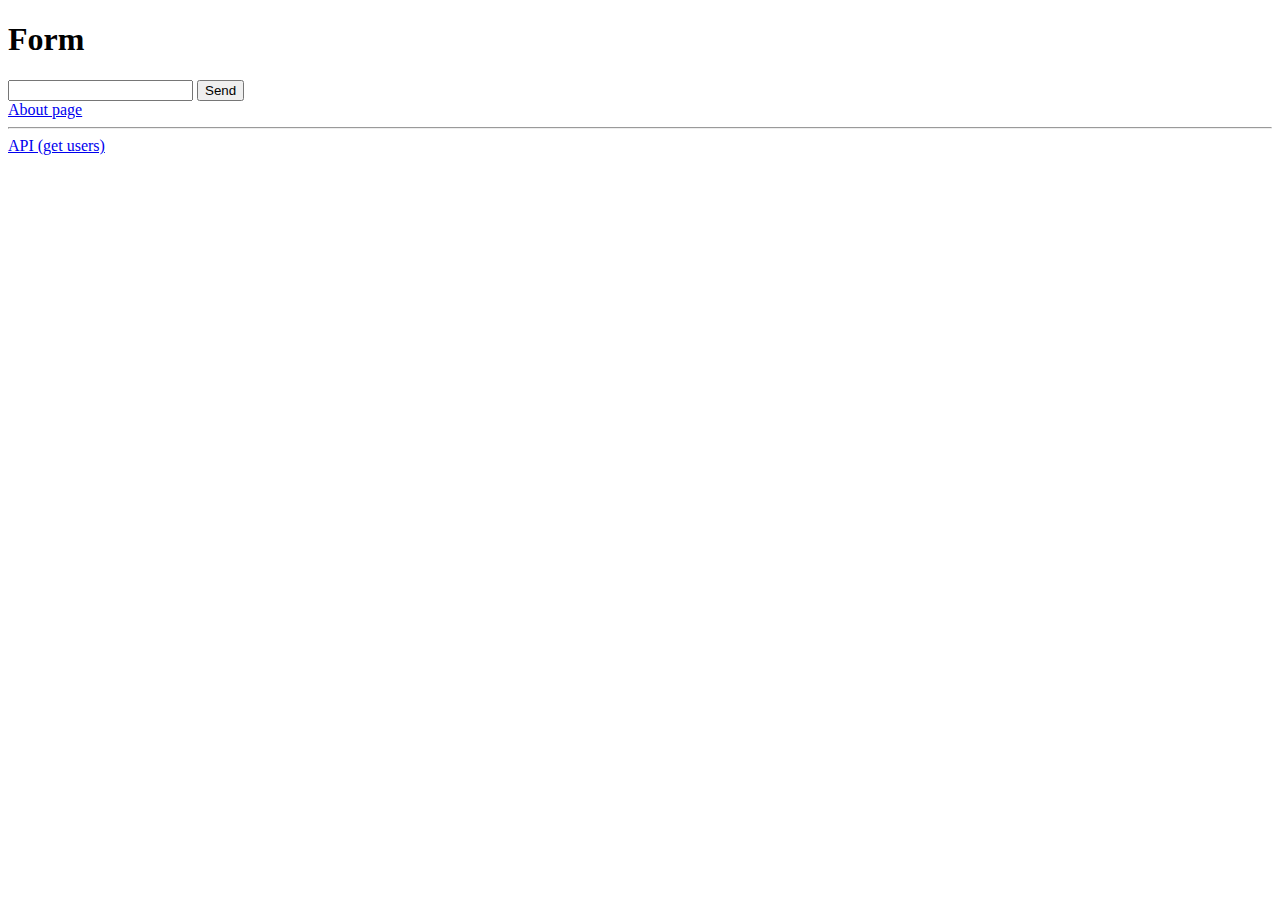
<file: 11/views/index.html>
<!DOCTYPE html>
<html lang="en">
<head>
    <meta charset="UTF-8">
    <meta http-equiv="X-UA-Compatible" content="IE=edge">
    <meta name="viewport" content="width=device-width, initial-scale=1.0">
    <title>Home page</title>
</head>
<body>
    <h1>Form</h1>
    <form method="post" action="/">
        <input name="title" type="text" />
        <button type="submit">Send</button>
    </form>

    <a href="/about">About page</a>

    <hr>

    <a href="/api/users">API (get users)</a>
</body>
</html>
</file>
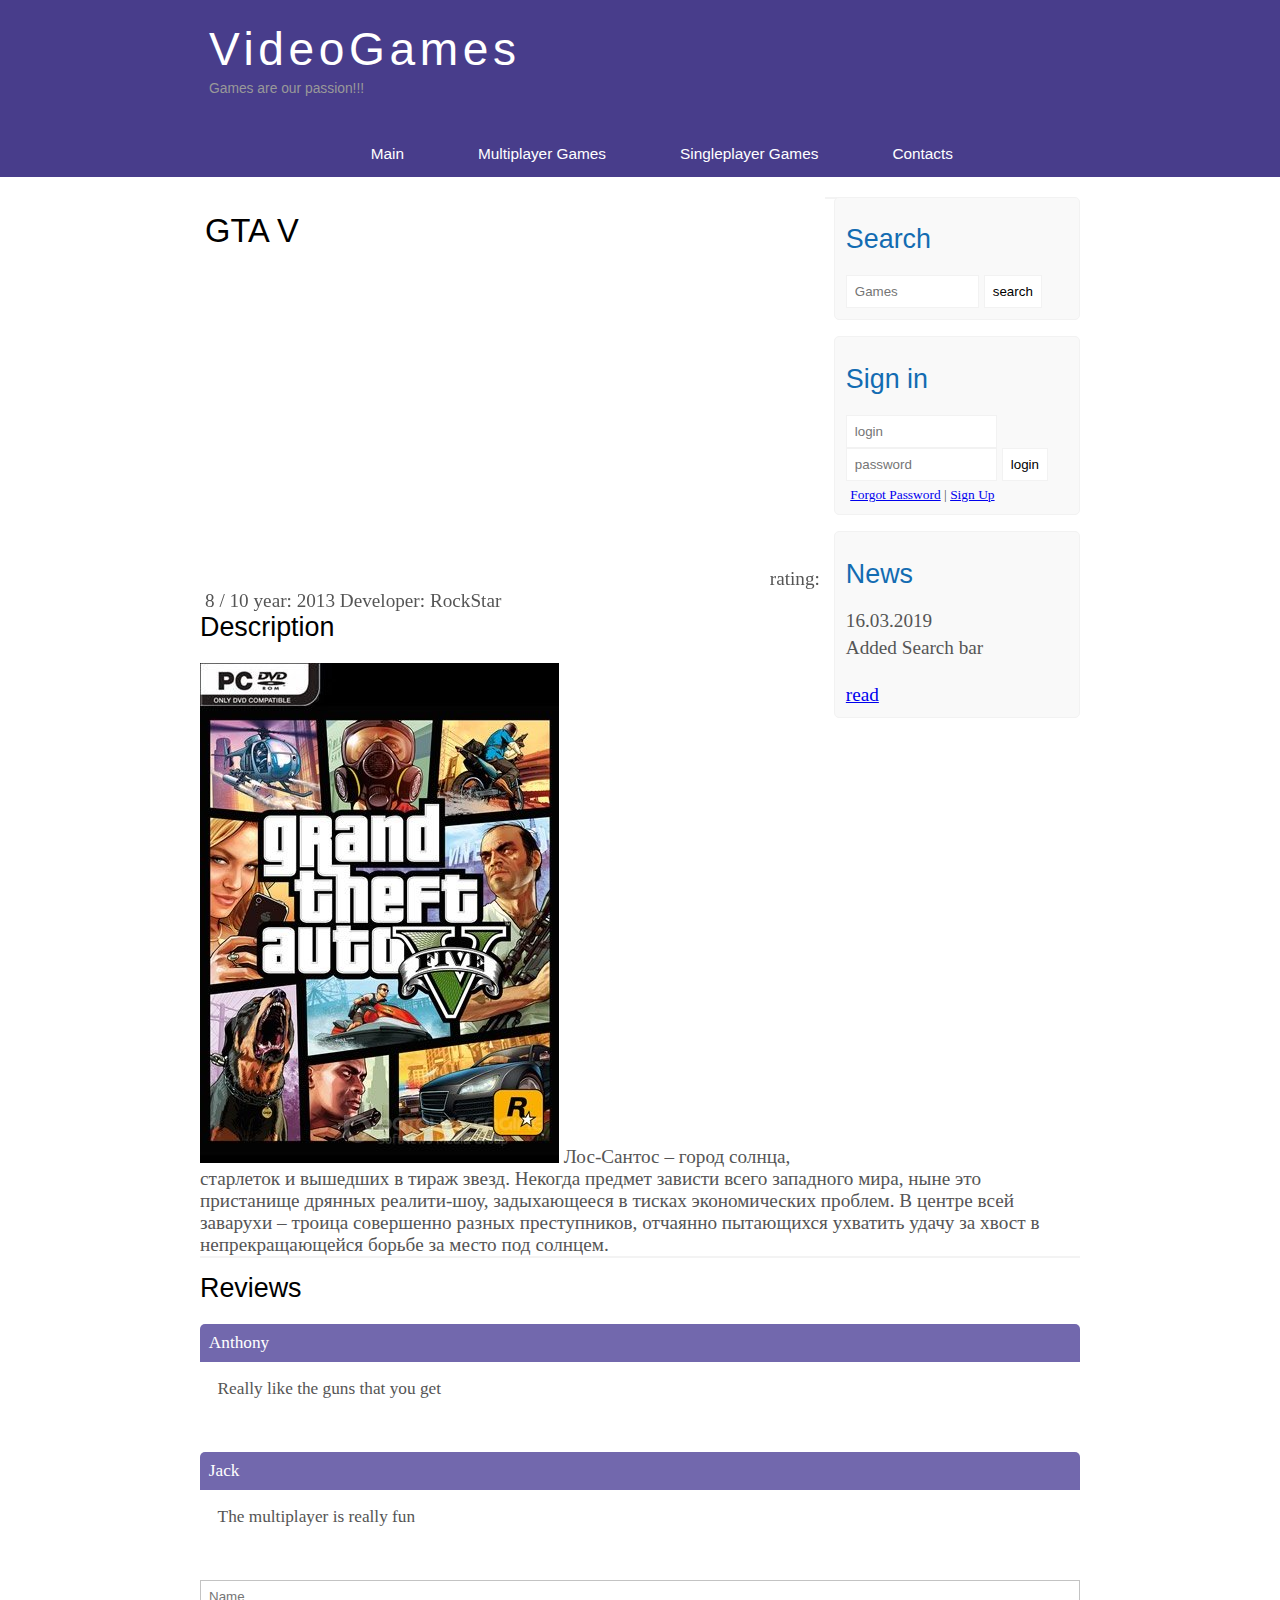
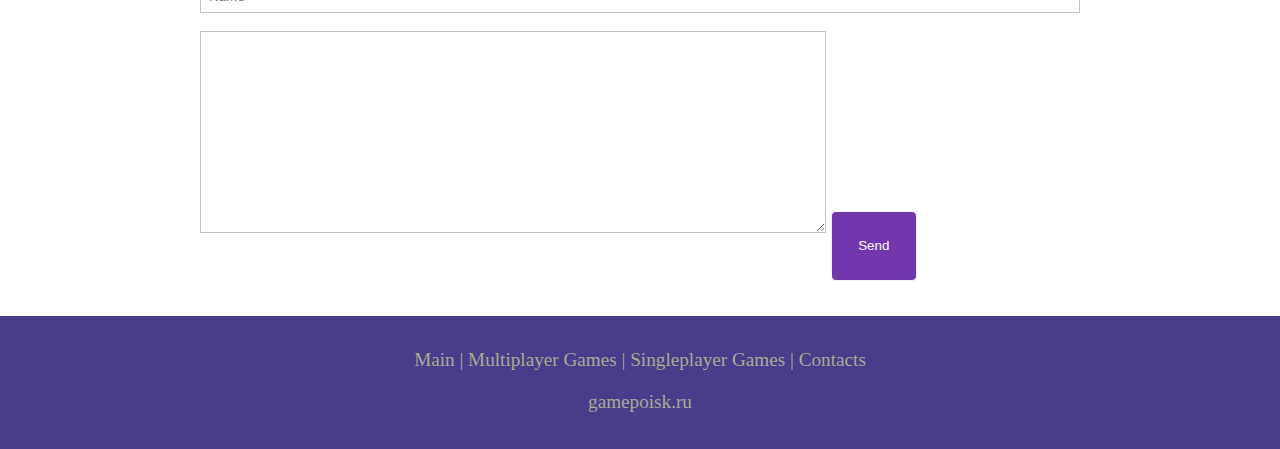
<file: 1/BO2.html>
<!DOCTYPE html>
<html lang="en">
<head>
    <meta charset="UTF-8">
    <title>Main page</title>
    <meta name="description" content="Игры - это портал о игр" />
    <meta name="keywords" content="Игры, игра, онлайн, офлайн" />
    <link rel="stylesheet" href="assets/css/style.css">
</head>
<body>
    <main>

        <header>
            <div class="logo">
                <div class="logo_text">
                    <h1><a href="index.html">VideoGames</a></h1>
                    <h2>Games are our passion!!!</h2>
                </div>
            </div>

            <div class="menubar">

                <ul class="menu">
                    <li><a href="index.html">Main</a></li>
                    <li><a href="MPGames.html">Multiplayer Games</a></li>
                    <li><a href="SPGames.html">Singleplayer Games</a></li>
                    <li><a href="contact.html">Contacts</a></li>
                </ul>
            </div>

        </header>

        <div class="site_content">

            <div class="sidebar_container">

                <div class="sidebar">
                    <h2>Search</h2>
                    <form action="#" method="post" id="search_form">
                        <input type="search" name="search_field" placeholder="Games" />
                        <input type="submit" class="btn" value="search" />
                    </form>
                </div>

                <div class="sidebar">
                    <h2>Sign in</h2>
                    <form action="#" method="post" id="login">
                        <input type="text" name="login_field" placeholder="login" />
                        <input type="password" name="password_field" placeholder="password" />
                        <input type="submit" class="btn" value="login" />
                        <div class="lables_passreg_text">
                            <span><a href="#">Forgot Password</a></span> | <span><a href="#">Sign Up</a></span>
                        </div>
                    </form>
                </div>

                <div class="sidebar">
                    <h2>News</h2>
                    <span>16.03.2019</span>
                    <p>Added Search bar</p>
                    <a href="#">read</a>
                </div>

            </div>

            <div class="content">
                <h1>GTA V</h1>
                <iframe width="560" height="315" src="https://www.youtube.com/embed/hvoD7ehZPcM" title="YouTube video player" frameborder="0" allow="accelerometer; autoplay; clipboard-write; encrypted-media; gyroscope; picture-in-picture" allowfullscreen></iframe>
                    <span class="label">rating: </span><span class="value">8 / 10</span>
                    <span class="label">year: </span><span class="value">2013</span>
                    <span class="label">Developer: </span><span class="value">RockStar</span>
                </div>
                <hr>
                <h2>Description</h2>
                <div class="descriptions_film">
                    <img src="assets/img/gta5.png">
                    Лос-Сантос – город солнца, старлеток и вышедших в тираж звезд. Некогда предмет зависти всего западного мира, ныне это пристанище дрянных реалити-шоу, 
                    задыхающееся в тисках экономических проблем. В центре всей заварухи – троица совершенно разных преступников, 
                    отчаянно пытающихся ухватить удачу за хвост в непрекращающейся борьбе за место под солнцем.
                </div>

                <hr>
                <h2>Reviews</h2>
                <div class="reviews">
                    <div class="review_name">
                        Anthony
                    </div>
                    <div class="review_text">
                        Really like the guns that you get
                    </div>
                </div>

                <div class="reviews">
                    <div class="review_name">
                        Jack
                    </div>
                    <div class="review_text">
                        The multiplayer is really fun
                    </div>
                </div>

                <div class="send">
                    <form action="#" method="post" id="review">
                        <input type="text" name="review_name" placeholder="Name">
                        <textarea name="review_text"></textarea>
                        <input type="submit" class="btn" value="Send">
                    </form>
                </div>
            </div>

        </div>

    <footer>
        <p>
            <a href="index.html">Main</a> |
            <a href="MPGames.html">Multiplayer Games</a> |
            <a href="SPGames.html">Singleplayer Games</a> |
            <a href="contact.html">Contacts</a>
        </p>
        <p>gamepoisk.ru</p>
    </footer>

    </main>

</body>
</html>
</file>
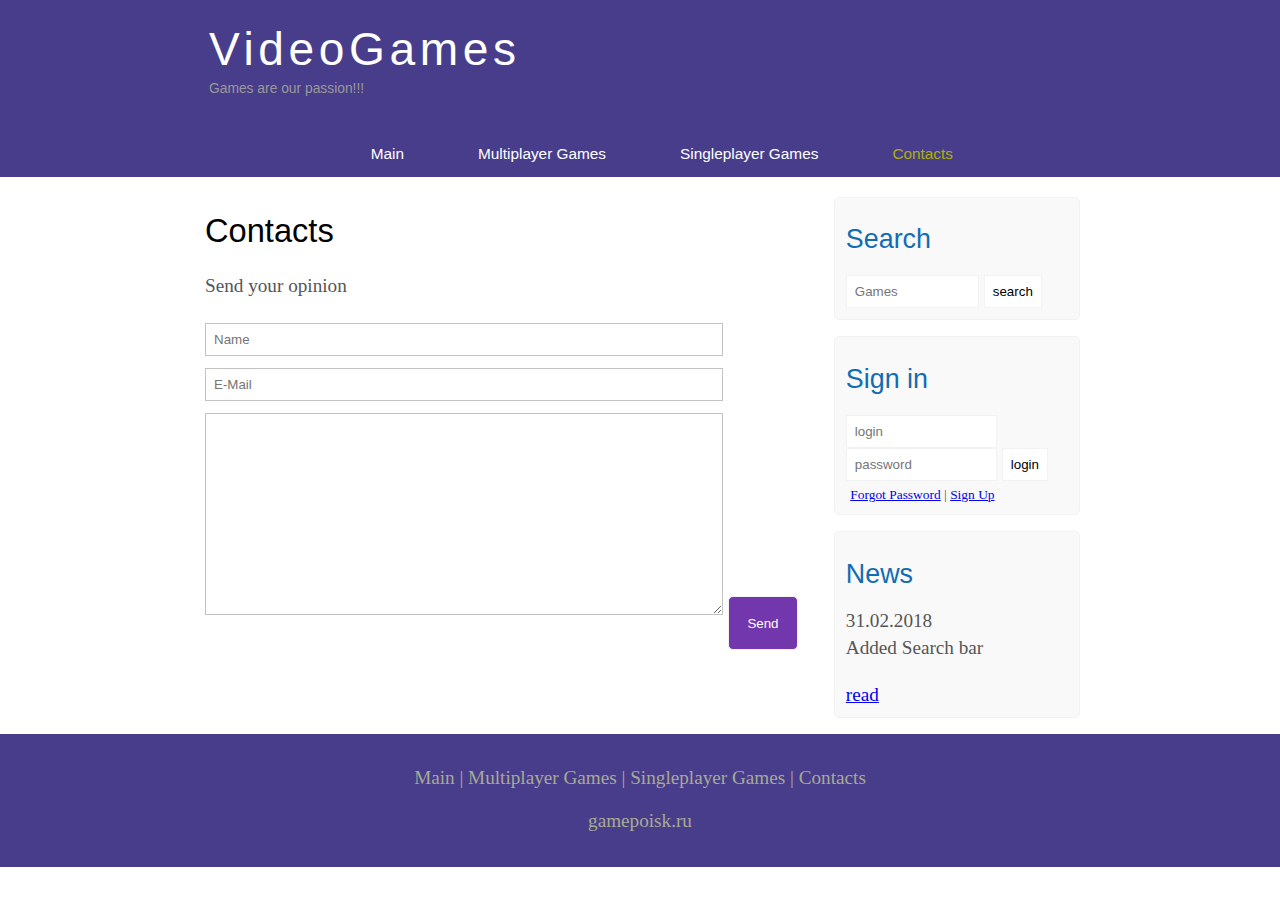
<file: 1/contact.html>
<!DOCTYPE html>
<html lang="en">
<head>
    <meta charset="UTF-8">
    <title>Multiplayer Games</title>
    <meta name="description" content="Игры - это портал о игр" />
    <meta name="keywords" content="Игры, игра, онлайн, офлайн" />
    <link rel="stylesheet" href="assets/css/style.css">
</head>
<body>
    <main>

        <header>
            <div class="logo">
                <div class="logo_text">
                    <h1><a href="index.html">VideoGames</a></h1>
                    <h2>Games are our passion!!!</h2>
                </div>
            </div>

            <div class="menubar">

                <ul class="menu">
                    <li><a href="index.html">Main</a></li>
                    <li><a href="MPGames.html">Multiplayer Games</a></li>
                    <li><a href="SPGames.html">Singleplayer Games</a></li>
                    <li class="selected"><a href="contact.html">Contacts</a></li>
                </ul>
            </div>

        </header>

        <div class="site_content">

            <div class="sidebar_container">

                <div class="sidebar">
                    <h2>Search</h2>
                    <form action="#" method="post" id="search_form">
                        <input type="search" name="search_field" placeholder="Games" />
                        <input type="submit" class="btn" value="search" />
                    </form>
                </div>

                <div class="sidebar">
                    <h2>Sign in</h2>
                    <form action="#" method="post" id="login">
                        <input type="text" name="login_field" placeholder="login" />
                        <input type="password" name="password_field" placeholder="password" />
                        <input type="submit" class="btn" value="login" />
                        <div class="lables_passreg_text">
                            <span><a href="#">Forgot Password</a></span> | <span><a href="#">Sign Up</a></span>
                        </div>
                    </form>
                </div>

                <div class="sidebar">
                    <h2>News</h2>
                    <span>31.02.2018</span>
                    <p>Added Search bar</p>
                    <a href="#">read</a>
                </div>

            </div>

            <div class="content">
                
                <h1>Contacts</h1>
                <p>Send your opinion</p>

                <div class="send send_contact">
                    <form action="#" method="post" id="contact">
                        <input type="text" name="review_name" placeholder="Name">
                        <input type="text" name="review_email" placeholder="E-Mail">
                        <textarea name="review_text"></textarea>
                        <input type="submit" class="btn" value="Send">
                    </form>

                </div>
            </div>

        </div>

    <footer>
        <p>
            <a href="index.html">Main</a> |
            <a href="MPGames.html">Multiplayer Games</a> |
            <a href="SPGames.html">Singleplayer Games</a> |
            <a href="contact.html">Contacts</a>
        </p>
        <p>gamepoisk.ru</p>
    </footer>

    </main>

</body>
</html>
</file>
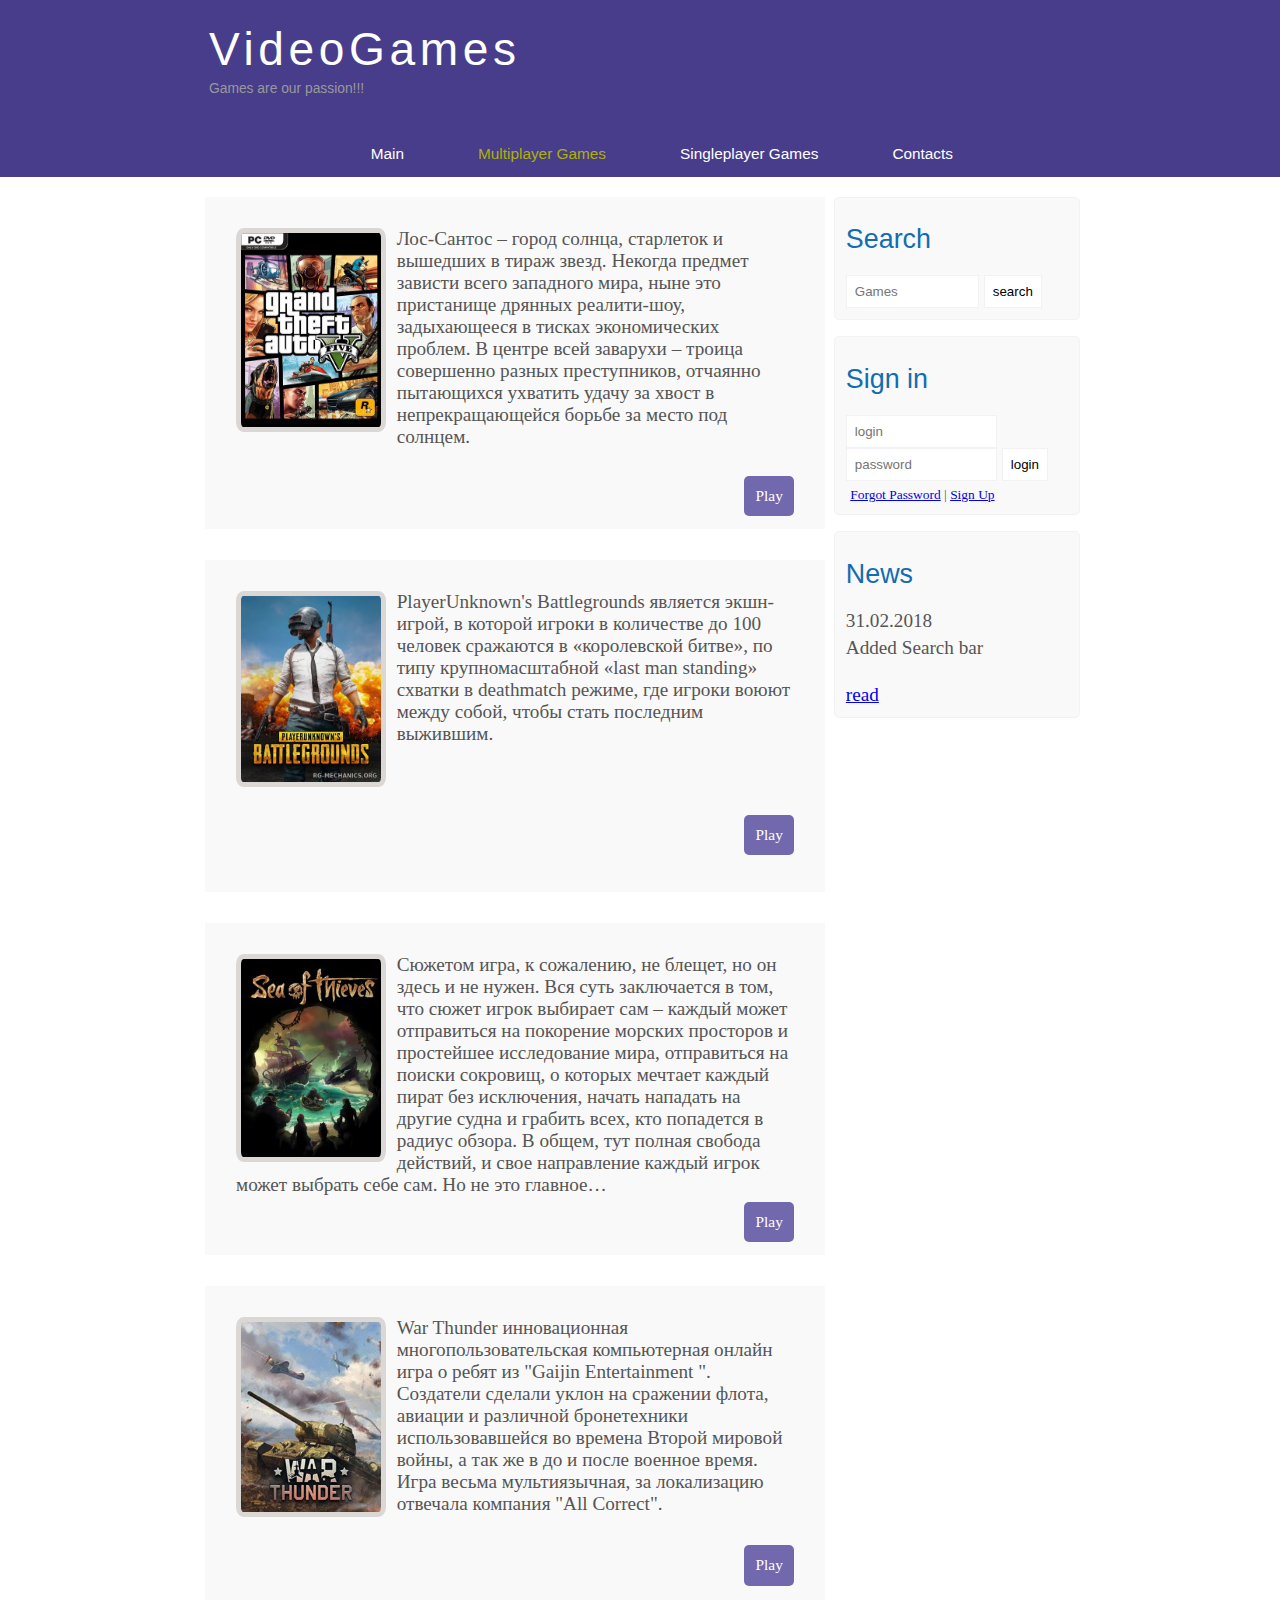
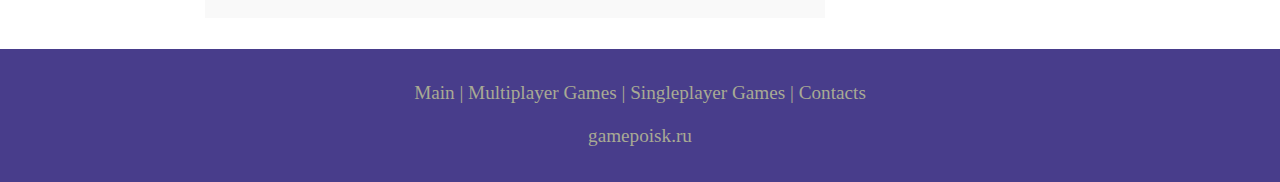
<file: 1/MPGames.html>
<!DOCTYPE html>
<html lang="en">
<head>
    <meta charset="UTF-8">
    <title>Multiplayer Games</title>
    <meta name="description" content="Игры - это портал о игр" />
    <meta name="keywords" content="Игры, игра, онлайн, офлайн" />
    <link rel="stylesheet" href="assets/css/style.css">
</head>
<body>
    <main>

        <header>
            <div class="logo">
                <div class="logo_text">
                    <h1><a href="index.html">VideoGames</a></h1>
                    <h2>Games are our passion!!!</h2>
                </div>
            </div>

            <div class="menubar">

                <ul class="menu">
                    <li><a href="index.html">Main</a></li>
                    <li class="selected"><a href="MPGames.html">Multiplayer Games</a></li>
                    <li><a href="SPGames.html">Singleplayer Games</a></li>
                    <li><a href="contact.html">Contacts</a></li>
                </ul>
            </div>

        </header>

        <div class="site_content">

            <div class="sidebar_container">

                <div class="sidebar">
                    <h2>Search</h2>
                    <form action="#" method="post" id="search_form">
                        <input type="search" name="search_field" placeholder="Games" />
                        <input type="submit" class="btn" value="search" />
                    </form>
                </div>

                <div class="sidebar">
                    <h2>Sign in</h2>
                    <form action="#" method="post" id="login">
                        <input type="text" name="login_field" placeholder="login" />
                        <input type="password" name="password_field" placeholder="password" />
                        <input type="submit" class="btn" value="login" />
                        <div class="lables_passreg_text">
                            <span><a href="#">Forgot Password</a></span> | <span><a href="#">Sign Up</a></span>
                        </div>
                    </form>
                </div>

                <div class="sidebar">
                    <h2>News</h2>
                    <span>31.02.2018</span>
                    <p>Added Search bar</p>
                    <a href="#">read</a>
                </div>

            </div>

            <div class="content">
                <div class="info_film">
                    <img src="assets/img/gta5.png">
                    Лос-Сантос – город солнца, старлеток и вышедших в тираж звезд. Некогда предмет зависти всего западного мира, ныне это пристанище дрянных реалити-шоу, 
                    задыхающееся в тисках экономических проблем. В центре всей заварухи – троица совершенно разных преступников, 
                    отчаянно пытающихся ухватить удачу за хвост в непрекращающейся борьбе за место под солнцем.
                    <div class="button"><a href="#">Play</a></div>
                </div>

                <div class="info_film">
                    <img src="assets/img/pubg.png">
                    PlayerUnknown's Battlegrounds является экшн-игрой, в которой игроки в количестве до 100 человек сражаются в «королевской битве», 
                    по типу крупномасштабной «last man standing» схватки в deathmatch режиме, где игроки воюют между собой, чтобы стать последним выжившим.
                    <div class="button"><a href="#">Play</a></div>
                </div>

                <div class="info_film">
                    <img src="assets/img/sot.png">
                    Сюжетом игра, к сожалению, не блещет, но он здесь и не нужен. Вся суть заключается в том, что сюжет игрок выбирает сам – каждый может отправиться на покорение морских просторов и простейшее исследование мира, 
                    отправиться на поиски сокровищ, о которых мечтает каждый пират без исключения, начать нападать на другие судна и грабить всех, кто попадется в радиус обзора.
                     В общем, тут полная свобода действий, и свое направление каждый игрок может выбрать себе сам. Но не это главное…

                    <div class="button"><a href="BO2.html">Play</a></div>
                </div>

                <div class="info_film">
                    <img src="assets/img/warthunder.png">
                    War Thunder инновационная многопользовательская компьютерная онлайн игра о ребят из "Gaijin Entertainment ". 
                    Создатели сделали уклон на сражении флота, авиации и различной бронетехники использовавшейся во времена Второй мировой войны, а так же в до и после военное время. 
                    Игра весьма мультиязычная, за локализацию отвечала компания "All Correct".
                    <div class="button"><a href="#">Play</a></div>
                </div>

            </div>

        </div>

    <footer>
        <p>
            <a href="index.html">Main</a> |
            <a href="MPGames.html">Multiplayer Games</a> |
            <a href="SPGames.html">Singleplayer Games</a> |
            <a href="contact.html">Contacts</a>
        </p>
        <p>gamepoisk.ru</p>
    </footer>

    </main>

</body>
</html>
</file>
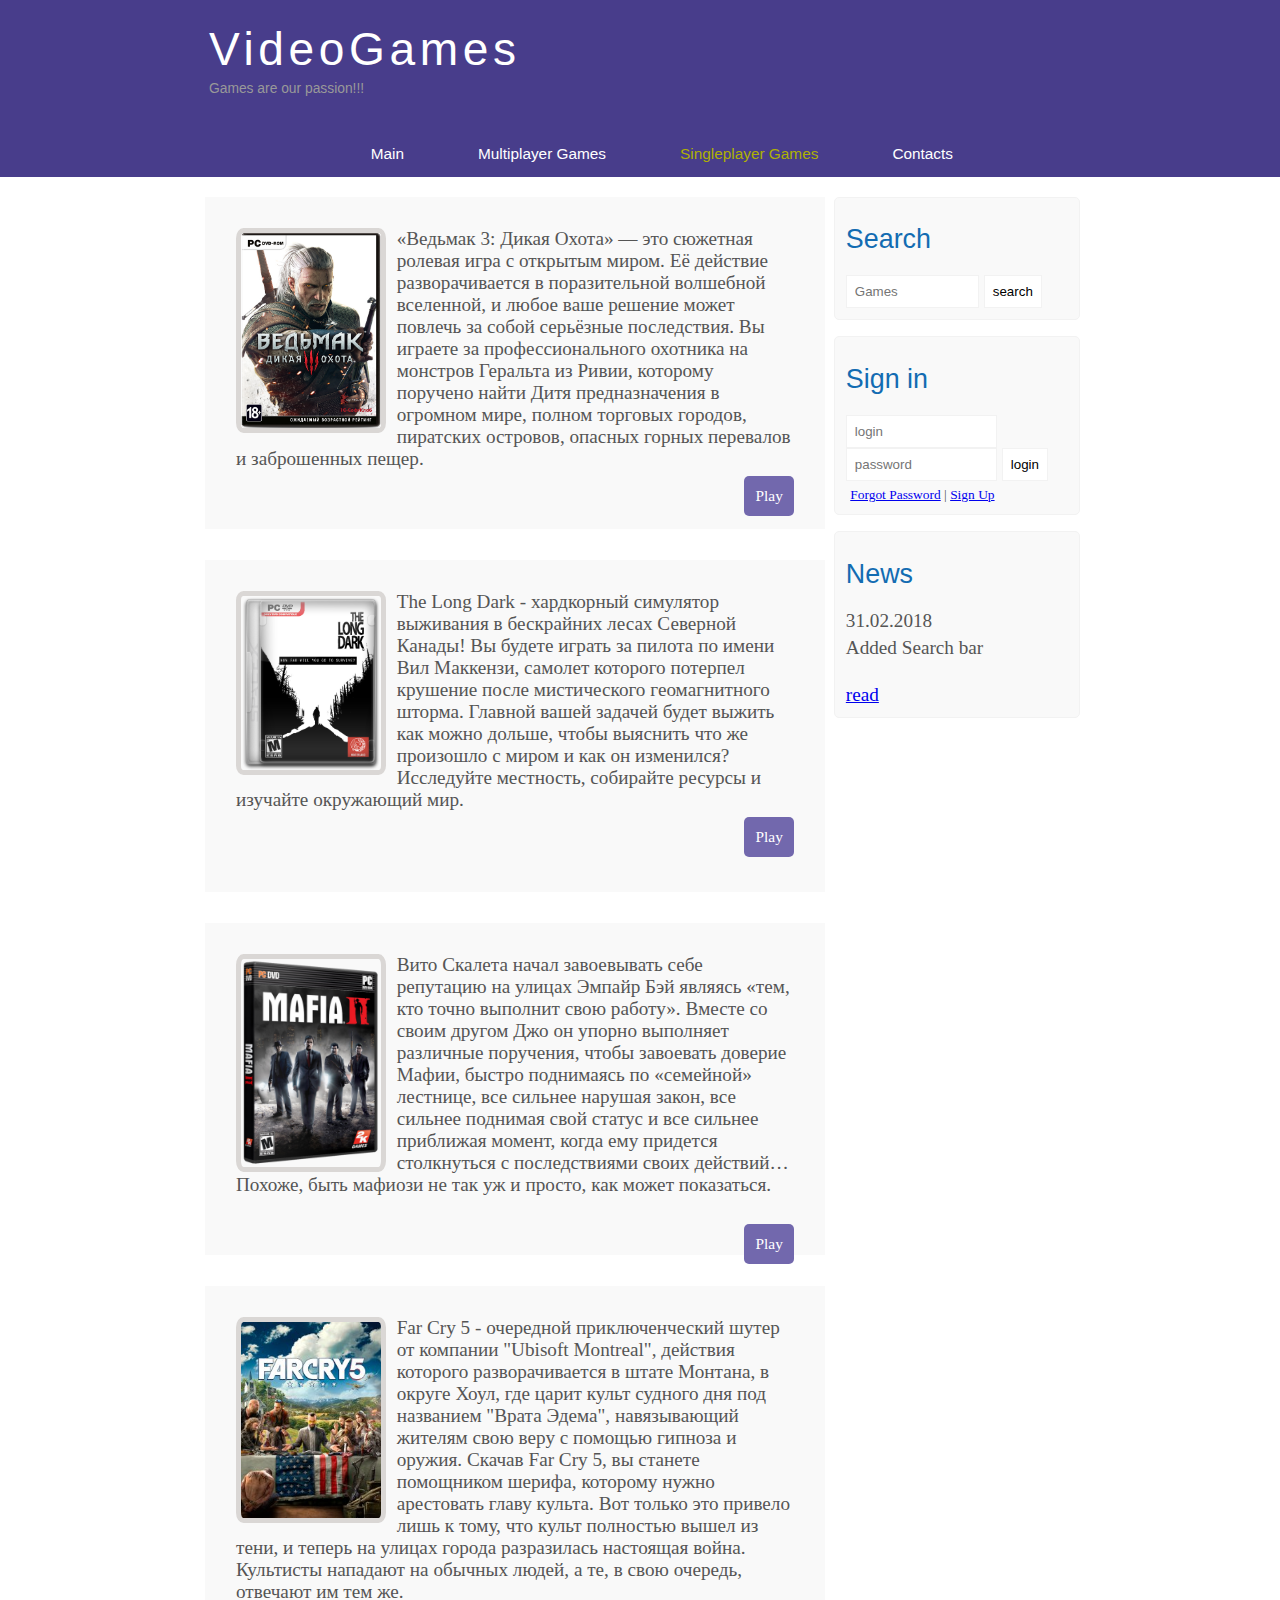
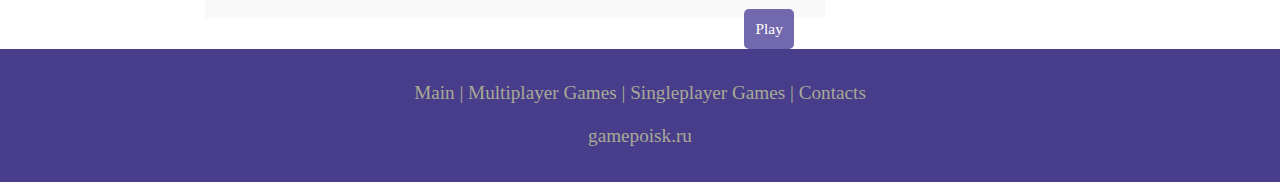
<file: 1/SPGames.html>
<!DOCTYPE html>
<html lang="en">
<head>
    <meta charset="UTF-8">
    <title>Multiplayer Games</title>
    <meta name="description" content="Игры - это портал о игр" />
    <meta name="keywords" content="Игры, игра, онлайн, офлайн" />
    <link rel="stylesheet" href="assets/css/style.css">
</head>
<body>
    <main>

        <header>
            <div class="logo">
                <div class="logo_text">
                    <h1><a href="index.html">VideoGames</a></h1>
                    <h2>Games are our passion!!!</h2>
                </div>
            </div>

            <div class="menubar">

                <ul class="menu">
                    <li><a href="index.html">Main</a></li>
                    <li><a href="MPGames.html">Multiplayer Games</a></li>
                    <li class="selected"><a href="SPGames.html">Singleplayer Games</a></li>
                    <li><a href="contact.html">Contacts</a></li>
                </ul>
            </div>

        </header>

        <div class="site_content">

            <div class="sidebar_container">

                <div class="sidebar">
                    <h2>Search</h2>
                    <form action="#" method="post" id="search_form">
                        <input type="search" name="search_field" placeholder="Games" />
                        <input type="submit" class="btn" value="search" />
                    </form>
                </div>

                <div class="sidebar">
                    <h2>Sign in</h2>
                    <form action="#" method="post" id="login">
                        <input type="text" name="login_field" placeholder="login" />
                        <input type="password" name="password_field" placeholder="password" />
                        <input type="submit" class="btn" value="login" />
                        <div class="lables_passreg_text">
                            <span><a href="#">Forgot Password</a></span> | <span><a href="#">Sign Up</a></span>
                        </div>
                    </form>
                </div>

                <div class="sidebar">
                    <h2>News</h2>
                    <span>31.02.2018</span>
                    <p>Added Search bar</p>
                    <a href="#">read</a>
                </div>

            </div>

            <div class="content">
                <div class="info_film">
                    <img src="assets/img/witcher3.png">
                    «Ведьмак 3: Дикая Охота» — это сюжетная ролевая игра с открытым миром. Её действие разворачивается в поразительной волшебной вселенной, 
                    и любое ваше решение может повлечь за собой серьёзные последствия. Вы играете за профессионального охотника на монстров Геральта из Ривии, 
                    которому поручено найти Дитя предназначения в огромном мире, полном торговых городов, пиратских островов, опасных горных перевалов и заброшенных пещер.
                    <div class="button"><a href="#">Play</a></div>
                </div>

                <div class="info_film">
                    <img src="assets/img/tld.png">
                    The Long Dark - хардкорный симулятор выживания в бескрайних лесах Северной Канады! 
                    Вы будете играть за пилота по имени Вил Маккензи, самолет которого потерпел крушение после мистического геомагнитного шторма. 
                    Главной вашей задачей будет выжить как можно дольше, чтобы выяснить что же произошло с миром и как он изменился? 
                    Исследуйте местность, собирайте ресурсы и изучайте окружающий мир.
                    <div class="button"><a href="#">Play</a></div>
                </div>

                <div class="info_film">
                    <img src="assets/img/mafia2.png">
                    Вито Скалета начал завоевывать себе репутацию на улицах Эмпайр Бэй являясь «тем, кто точно выполнит свою работу». 
                    Вместе со своим другом Джо он упорно выполняет различные поручения, чтобы завоевать доверие Мафии, 
                    быстро поднимаясь по «семейной» лестнице, все сильнее нарушая закон, все сильнее поднимая свой статус и все сильнее приближая момент, 
                    когда ему придется столкнуться с последствиями своих действий… Похоже, быть мафиози не так уж и просто, как может показаться.

                    <div class="button"><a href="#">Play</a></div>
                </div>

                <div class="info_film">
                    <img src="assets/img/farcry5.png">
                    Far Cry 5 - очередной приключенческий шутер от компании "Ubisoft Montreal", действия которого разворачивается в штате Монтана, 
                    в округе Хоул, где царит культ судного дня под названием "Врата Эдема", навязывающий жителям свою веру с помощью гипноза и оружия.
                    Скачав Far Cry 5, вы станете помощником шерифа, которому нужно арестовать главу культа. Вот только это привело лишь к тому, 
                    что культ полностью вышел из тени, и теперь на улицах города разразилась настоящая война. Культисты нападают на обычных людей, а те, 
                    в свою очередь, отвечают им тем же. 


                    <div class="button"><a href="#">Play</a></div>
                </div>

            </div>

        </div>

    <footer>
        <p>
            <a href="index.html">Main</a> |
            <a href="MPGames.html">Multiplayer Games</a> |
            <a href="SPGames.html">Singleplayer Games</a> |
            <a href="contact.html">Contacts</a>
        </p>
        <p>gamepoisk.ru</p>
    </footer>

    </main>

</body>
</html>
</file>
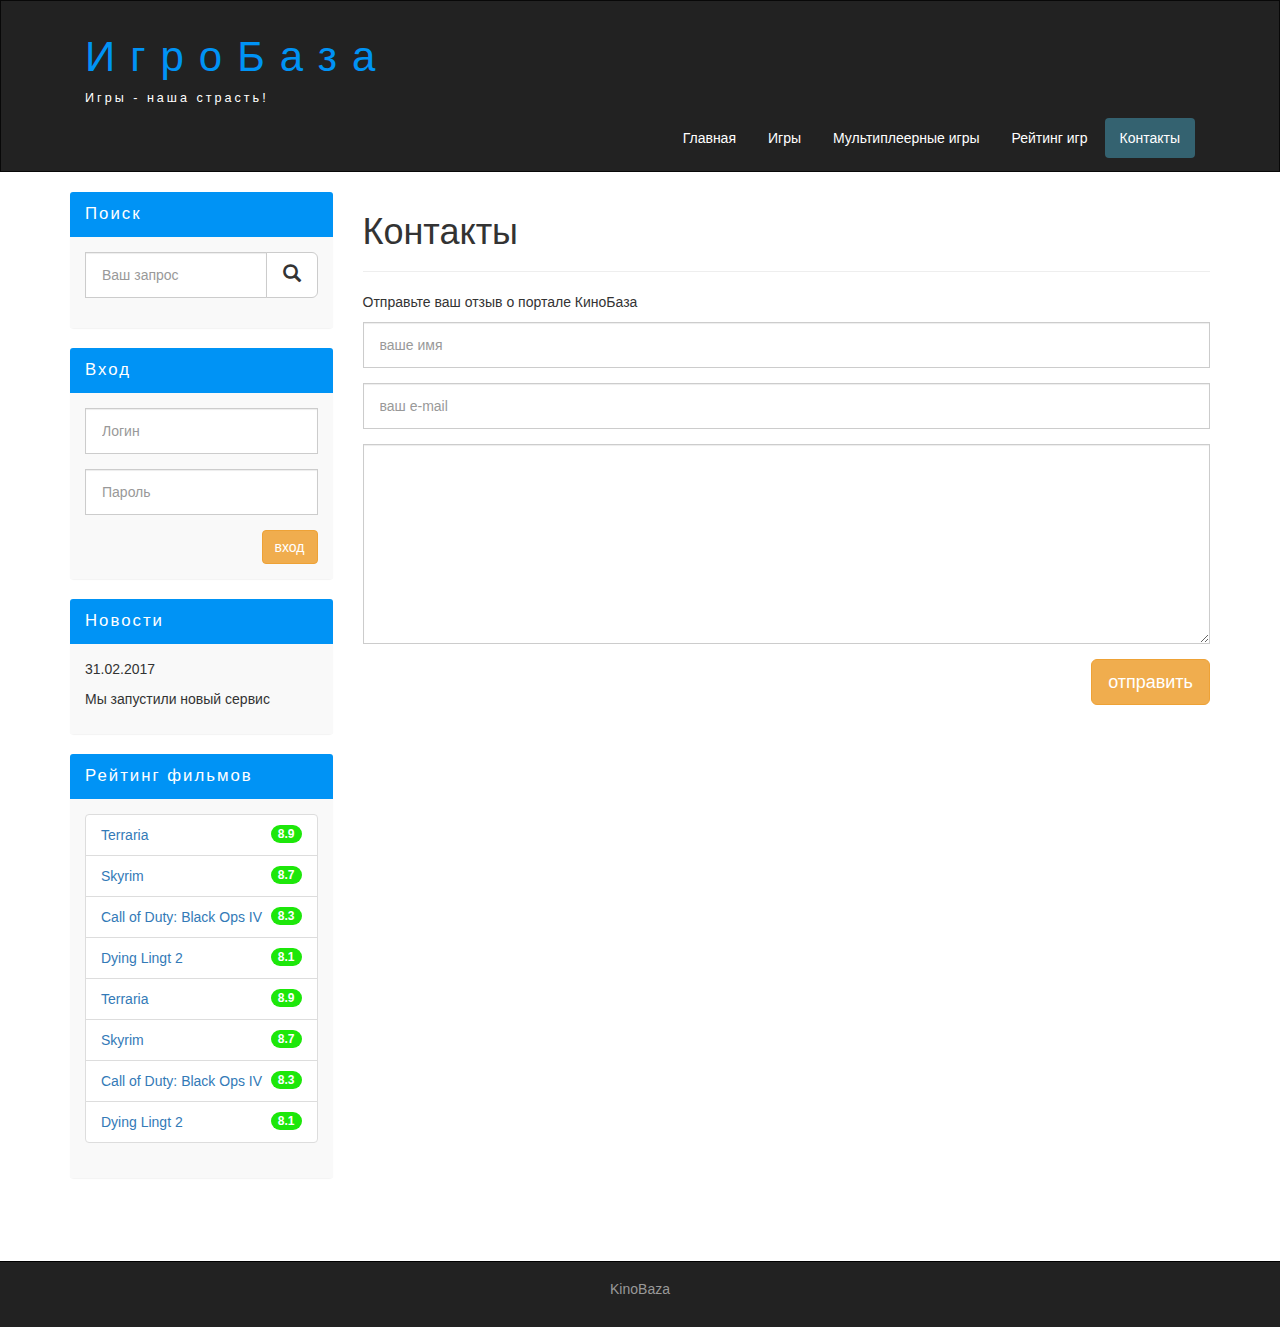
<file: 2/contact.html>
<!DOCTYPE html>
<html lang="ru">
    <head>
        <meta charset="UTF-8">
        <meta http-equiv="X-UA-Compatible" content="IE=edge">
        <meta name="viewport" content="width=device-width, initial-scale=1.0">
        <title>КиноБаза Bootstrap</title>
        <link rel="stylesheet" href="css/bootstrap.min.css">
        <link rel="stylesheet" href="css/style.css">
    </head>
    <body>
        <div class="container-fluid">
            <div class="row">
                <nav role="navigation" class="navbar navbar-inverse">
                    <div class="container">
                        <div class="navbar-header header">
                            <div class="container">
                                <div class="row">
                                    <div class="col-lg-12">
                                        <h1><a href="index.html">ИгроБаза</a></h1>
                                        <p>Игры - наша страсть!</p>
                                    </div>
                                </div>
                            </div>
                            <button type="button" data-target="#navbarCollapse" data-toggle="collapse" class="navbar-toggle">
                                <span class="sr-only">Toggle navigation</span>
                                <span class="icon-bar"></span>
                                <span class="icon-bar"></span>
                                <span class="icon-bar"></span>
                        
                            </button>
                        </div>
                        <div class="collapse navbar-collapse navbar-right" id="navbarCollapse">
                            <ul class="nav nav-pills">
                                <li ><a href="index.html">Главная</a></li>
                                <li><a href="films.html">Игры</a></li>
                                <li><a href="#">Мультиплеерные игры</a></li>
                                <li><a href="rating.html">Рейтинг игр</a></li>
                                <li class="active"><a href="contact.html">Контакты</a></li>
                            </ul>
                        </div>
                    </div>
                </nav>
            </div>
        </div>
        
        <div class="wrapper">
            <div class="container">
                <div class="row">
                <div class="col-lg-9 col-lg-push-3">
                    <form role="search" class="visible-xs">
                        <div class="form-group">
                            <div class="input-group">
                                <input type="search" placeholder="Ваш запрос" class="form-control input-lg">
                                <div class="input-group-btn">
                                    <button type="submit" class="btn btn-default btn-lg"><i class="glyphicon glyphicon-search"></i></button>
                                </div>
                            </div>
                        </div>
                    </form>
                    <h1>Контакты</h1>
                    <hr>
                    <p>Отправьте ваш отзыв о портале КиноБаза</p>

                    <form action="">
                        <div class="form-group">
                            <input type="text" placeholder="ваше имя" class="form-control input-lg">
                        </div>
                        <div class="form-group">
                            <input type="text" placeholder="ваш e-mail" class="form-control input-lg">
                        </div>
                        <div class="form-group">
                            <textarea class="form-control"></textarea>
                        </div>
                        <button class="btn btn-lg btn-warning pull-right">отправить</button>
                    </form>
                    <div class="margin-8 clear"></div>
                </div>
                <div class="col-lg-3 col-lg-pull-9">
                        <div class="panel panel-info hidden-xs">
                            <div class="panel-heading"><div class="sidebar-header">Поиск</div></div>
                                <div class="panel-body">
                                    <form role="search">
                                        <div class="form-group">
                                            <div class="input-group">
                                                <input type="search" placeholder="Ваш запрос" class="form-control input-lg">
                                                <div class="input-group-btn">
                                                    <button type="submit" class="btn btn-default btn-lg"><i class="glyphicon glyphicon-search"></i></button>
                                                </div>
                                            </div>
                                        </div>
                                    </form>
                                </div>
                        </div>
                    

                    <div class="panel panel-info">
                        <div class="panel-heading">
                            <div class="sidebar-header">Вход</div>
                        </div>
                        <div class="panel-body">
                            <form role="form">
                                <div class="form-group">
                                    <input type="text" class="form-control input-lg" placeholder="Логин">
                                </div>
                                <div class="form-group">
                                    <input type="password" class="form-control input-lg" placeholder="Пароль">
                                </div>
                                <button type="submit" class="btn btn-warning pull-right">вход</button>
                            </form>
                        </div>
                    </div>

                    <div class="panel panel-info">
                        <div class="panel-heading">
                            <div class="sidebar-header">Новости</div>
                        </div>
                        <div class="panel-body">
                        <p>31.02.2017</p>
                        <p>Мы запустили новый сервис</p>
                        </div>
                    </div>
                    <div class="panel panel-info">
                        <div class="panel-heading">
                            <div class="sidebar-header">Рейтинг фильмов</div>
                        </div>
                        <div class="panel-body">
                            <ul class="list-group">
                                <li class="list-group-item list-group-warning">
                                    <span class="badge">8.9</span>
                                    <a href="show.html">Terraria</a>
                                </li>
                                <li class="list-group-item list-group-warning">
                                    <span class="badge">8.7</span>
                                    <a href="show4.html">Skyrim</a>
                                </li>
                                <li class="list-group-item list-group-warning">
                                    <span class="badge">8.3</span>
                                    <a href="show2.html">Call of Duty: Black Ops IV</a>
                                </li>
                                <li class="list-group-item list-group-warning">
                                    <span class="badge">8.1</span>
                                    <a href="show3.html">Dying Lingt 2</a>
                                </li>
                                <li class="list-group-item list-group-warning">
                                    <span class="badge">8.9</span>
                                    <a href="show.html">Terraria</a>
                                </li>
                                <li class="list-group-item list-group-warning">
                                    <span class="badge">8.7</span>
                                    <a href="show4.html">Skyrim</a>
                                </li>
                                <li class="list-group-item list-group-warning">
                                    <span class="badge">8.3</span>
                                    <a href="show2.html">Call of Duty: Black Ops IV</a>
                                </li>
                                <li class="list-group-item list-group-warning">
                                    <span class="badge">8.1</span>
                                    <a href="show3.html">Dying Lingt 2</a>
                                </li>
                            </ul>
                        </div>
                    </div>
                </div>
            </div>
        </div>

        <div class="clear"></div>

    </div>

    <footer>
        <div class="container">
            <p class="text-center"><a href="http://www.kinopoisk.ru/">KinoBaza</a></p>
        </div>
    </footer>

    <script src="https://cdnjs.cloudflare.com/ajax/libs/jquery/1.11.3/jquery.min.js"></script>
    <script src="js/bootstrap.min.js"></script>
</body>
</html>
</file>
<file: assets/css/style.css>
.logo_text{
    color: white;
    text-align: center;
}

.first{
    color: white;
    text-align: center;
    margin-top: 100px;
}

.first a{
    color: white;
}

.background {
    background-repeat: no-repeat;
    background-attachment: fixed;
    background-size: 100% 100%;
}

p{
    padding: 0 0 20px 0;
    line-height: 1.7em;
}

.sidebar {
    float: left;
    width: 180px;
    height: 200px;
    padding: 5%;
    border: solid 1px black;
    background-color: white;
}

footer {
    width: 100%;
    height: 100px;
    padding: 28px 0 5px 0;
    text-align: center;
    color: white;
    margin-left: 0px;
    margin-right: 0px;
    margin-top: 450px;
    min-width: 900px;
}

.second{
    color: white;
    text-align: center;
    margin-top: 100px;
}

.second a{
    color: white;
}
</file>
<file: 1/assets/css/style.css>
* {
    margin: 0;
    padding: 0;
}

body {
    font-size: 1.2em;
    background-color: #fff;
    color: #555;
}

p {
    padding: 0 0 20px 0;
    line-height: 1.7em;
}

input[type="text"], input[type="password"], input[type="search"] {
    color: #5d5d5d;
    width: 60%;
    padding: 8px;
}

input, textarea {
    outline: none;
    border: none;
    border: solid 1px #f2f2f2;
}

h1, h2 {
    font: normal 170% 'century gothic', arial;
    margin: 0 0 15px 0;
    padding: 15px 0 5px 0;
    color: #000;
}

h2 {
    font-size: 140%;
}

a:hover {
    outline: none;
    text-decoration: underline;
    color: black;
}

ul {
    margin: 2px 0 22px 17px;
}

ul li {
    margin: 0 0 6px 0;
    padding: 0 0 4px 5px;
    line-height: 1.5em;
}

header {
    background-color: darkslateblue;
    height:  177px;
    font-size: 0.8em;
    margin-left: 0px;
    margin-right: 0px;
    min-width: 900px;
}

main, .logo, .menubar, .site_content, footer {
    margin-left: auto;
    margin-right: auto;
}

.logo {
    width: 880px;
    padding-bottom: 40px;
}

.logo h1, .logo h2 {
    font: normal 300% 'century gothic', arial, sans-serif;
    margin: 0 0 0 9px;
}

.logo_text h1, .logo_text h1 a, .logo_text h1 a:hover {
    padding: 22px 0 0 0;
    color: #fff;
    letter-spacing: 0.1em;
    text-decoration: none;
}

.logo_text h2 {
    font-size: 0.9em;
    padding: 4px 0 0 0;
    color: #999;
}

.menubar {
    width: 700px;
    height: 46px;
}

ul.menu {
    float: right;
}

ul.menu li {
    float: left;
    padding: 0 0 0 9px;
    list-style: none;
    margin: 1px 2px 0 0;
}

ul.menu li a {
    font: normal 100% 'trebuchet ms', sans-serif;
    display: block;
    height: 20px;
    padding: 6px 35px 5px 28px;
    color: #fff;
    text-decoration: none;
}

ul.menu li.selected a {
    color: #aeb002;
}

ul.menu li a:hover {
    color: #e4ec04;
}

hr {
    border: solid 1px #f3f3f3;
}

.site_content {
    width: 880px;
    overflow:hidden;
    margin: 20px auto 0 auto;
    background-color: white;
}

.sidebar_container {
    float: right;
    width: 224px;
}

.sidebar {
    float: right;
    width: 222px;
    padding: 5%;
    margin: 0 0 16px 0;
    border: solid 1px #f2f2f2;
    border-radius: 5px;
    background-color: #f9f9f9;
}

.btn {
    padding: 8px;
    background-color: white;
    cursor:pointer;
}

.sidebar h2 {
    color: #136cb2;
}

.lables_passreg_text {
    font-size: 0.7em;
    margin-top: 3%;
    margin-left: 2%;
}

.sidebar ul {
    margin: 0;
}

.sidebar ul li {
    list-style-type: none;
    margin: 0 0 0 0;
}

.sidebar .rating_sidebar {
    float: right;
}

.content {
    text-align: left;
    width: 620px;
    padding: 0 0 0 5px;
    float: left;
}

.content a {
    text-decoration: none;
}

.films_block {
    margin-bottom: 5%;
}

.films_block img {
    border-radius: 5px;
    border: solid 5px #dad7d5;
    width: 22%;
}

.posts .posts_content {
    font-size: 0.8em;
}
/* Страница просмотра фильма */

.info_film_page {
    margin-top: 2%;
    margin-bottom: 4%;
}

.info_film_page .label {
    font-size: 1.2em;
}

.info_film_page .value {
    font-size: 1em;
    color: #49945A;
    margin-right: 3%;
}

.description_film {
    margin-bottom: 15%;
}

.description_film img{
    float: left;
    margin-right: 2%;
    border-radius: 5px;
    border: solid 5px #dad7d5;
}

.reviews {
    margin-bottom: 4%;
    font-size: 0.9em;
}

.reviews .review_name {
    background-color: #7268AD;
    color: white;
    padding: 1%;
    border-top-left-radius: 5px;
    border-top-right-radius: 5px;
}

.reviews .review_text {
    padding-top: 2%;
    padding-bottom: 2%;
    padding-left: 2%;
}

.send {
    margin-bottom: 4%;
}

.send input[type="text"], textarea {
    border: solid 1px #C3C3C3;
    margin-bottom: 2%;
}

.send input[type="text"] {
    width: 98%;
}

.send textarea {
    width: 624px;
    height: 200px;
}

.send input[type="submit"]{
    background-color: #7236AD;
    padding: 3%;
    color: white;
    border-radius: 5px;
}

.send_contact input[type="text"] {
    width: 500px;
}

.send_contact textarea {
    width: 516px;
}

.info_film {
    margin-bottom: 5%;
    background-color: #f9f9f9;
    padding: 5%;
    height: 270px;
}

.info_film img {
    float: left;
    margin-right: 2%;
    border-radius: 5%;
    border: solid 5px #dad7d5;
    width: 25%;
}

.button {
    background-color: #7268ad;
    padding: 2%;
    color: white;
    border-radius: 5px;
    float: right;
    margin-top: 5%;
    clear: both;
    font-size: 0.8em;
}

.button a {
    color: white;
}

table {
    width: 100%;
    border: solid 1px #f4f4f4;
}

td {
    padding: 2%;
    border: solid 1px #f4f4f4;
}

td img {
    width: 60px;
    vertical-align: middle;
}

.center {
    text-align: center;
}

.rating {
    font-weight: bold;
}

footer {
    width: 100%;
    height: 100px;
    padding: 28px 0 5px 0;
    text-align: center;
    background: darkslateblue;
    color: #a8aa94;
    margin-left: 0px;
    margin-right: 0px;
    min-width: 900px;
}

footer a {
    color: #a8aa94;
    text-decoration: none;
}

footer a:hover {
    color: #fff;
    text-decoration: none;
}

footer p {
    padding: 0 0 10px 0;
}

/* CSS Mobile */

@media only screen
and (min-device-width : 320px)
and (max-device-width : 568px) {

    header{
        background-color: #257965;
        min-width: 100%;
        height: 20%;
        text-align: center;
    }

    .logo{
        width: 100%;
    }

    .site_content{
        width: 100%;
    }

    .menubar{
        width: 100%;
        height: 100%;
    }

    .content{
        width: 100%;
        text-align: center;
    }

    .site_content{
        width: 100%;
        text-align: center;
    }

    .sidebar_container{
        display: none;
    }

    footer{
        display: none;
    }

    ul.menu{
        float: none;
    }

    ul.menu li{
        margin: 0;
        padding: 0;
        float: none;
    }

    .logo h1{
        font: normal 235% 'century gothic', arial, sans-serif;
    }

    .logo h2{
        font: normal 100% 'century gothic', arial, sans-serif;
        color: white;
    }

    .content h1, h2{
        font: normal 110% 'century gothic', arial;
    }

    .films_block img{
        width: 43%;
    }

    .posts_content p {
        line-height: 1.5em;
        padding: 3%;
        text-align: left;
    }

    .posts p{
        font-size: 120%;
    }

    /* films page */
    .info_film{
        float: none;
        height: 100%;
    }

    .info_film img{
        width: 90%;
        margin-bottom: 5%;
    }

    .button {
        float: none;
    }

    /* rating page */
    table{
        display: block;
    }

    th{
        font-size: 75%;
    }

    td{
        padding: 0;
        margin: 0;
        font-size: 95%;
        text-align: left;
    }

    /* show page */
    iframe{
        width: 88%;
        height: 100%;
    }

    .descriptions_film {
        width: 90%;
        text-align: left;
        margin-left: 2%;
    }

    .descriptions_film img{
        float: none;
        width: 73%;
        display: block;
        margin: 0;
        padding: 0;
        margin-left: 11%;
        margin-bottom: 7%;
    }

    .reviews {
        text-align: left;
        width: 96%;
    }

    .send input[type="text"]{
        width: 80%;
    }

    .send textarea {
        width: 85%;
    }
}
</file>
<file: 2/css/style.css>
.header a, a:hover {
    color: #0093f5;
    text-decoration: none;
}

.header h1 {
    letter-spacing: 15px;
    font-size: 300%;
}

.header p {
    color:white !important;
    font-size: 90%;
    letter-spacing: 3px;
}

.nav-pills>li.active>a, .nav-pills>li.active>a:focus, .nav-pills>li.active>a:hover {
    color: #fff;
    background-color: #346270;
}

.nav-pills>li>a {
    color: #fff;
}

.nav-pills>li>a:hover {
    background-color: #346270;
}

.navbar-inverse {
    padding: 1%;
    border-radius: 0;
}

@media (max-width: 767px) {
    .nav-pills>li {
        float: none;
    }
    
    .nav-pills {
        text-align: center;
    }

    .header h1 {
        font-size: 200%;
        letter-spacing: 5px;
    }

    .header {
        text-align: center;
    }
}

.clear {
    clear: both;
    height: 63px;
}

.wrapper {
    min-height: 100%;
}

html, body {
    height: 100%;
}

.films_block {
    text-align: center;
}

.films_block img {
    margin-bottom: 5%;
    border-radius: 5px;
    border: solid 5px #dad7d5;
    width: 100%;
}

.film_label {
    padding: 2%;
    margin-bottom: 4%;
}

.margin-8 {
    margin-top: 8%;
}

.panel {
    border: none;
}

.panel-body {
    background-color: #f9f9f9;
}

.panel-info>.panel-heading {
    background-color: #0093f5;
    color: white;
    border-color: transparent;
}

.sidebar-header {
    font-size: 120%;
    letter-spacing: 2px;
}

.form-control {
    border-radius: 0px;
}

.input-lg {
    font-size: 14px;
}

.list-group-item-warning {
    color: #0093f5;
    background-color: #f9f9f9;
}

.badge {
    background-color: #1de70a;
}

.info-block {
    font-size: 120%;
}

.info-block .badge {
    font-size: 80%;
}

.info-block span{
    margin-right: 3%;
}

textarea.form-control {
    height: 200px;
}

.table tbody>tr>td.vert-align {
    vertical-align: middle;
}

footer {
    color: #666;
    background: #222;
    padding: 17px 0 18px 0;
    border-top: 1px solid rgb(0, 0, 0);
}

footer a {
    color: #999;
}

footer a:hover {
    color:  #efefef;
}
</file>
<file: 3/css/style.css>
html {
    scroll-behavior: smooth;
}

body {
    font-family: 'Noto Sans', sans-serif;
    margin: 0px;
}

.wrapper {
    display: flex;
    flex-direction: column;
    justify-content: center;
    align-items: center;
    align-content: center;
    width: 100%;
    overflow: visible;
}

.progress_bar {
    width: 100%;
    background-color: rgba(7, 7, 7, 0.7);
    height: 0.5vh;
    position: fixed;
    top: 0px;
    left: 0px;
    margin: 0px;
    border: 2px solid rgba(245, 245, 245, 0.7);
    z-index: 2;
}

header {
    display: flex;
    flex-direction: row;
    justify-content: center;
    align-items: center;
    flex-wrap: wrap;
    width: 100%;
    box-shadow: 0px 6px 5px -5px black;
    position: sticky;
    top: 0px;
    background-color: white;
    transition-duration: 0.15s;
    transform-origin: 0 0;
    z-index: 1;
}

header img {
    width: auto;
    height: 100px;
    margin-top: 10px;
}

header aside {
    width: 55%;
    margin-top: 5%;
}

header nav {}

header ul {
    display: flex;
    flex-direction: row;
    justify-content: center;
    align-items: flex-end;
    flex-wrap: wrap;
    width: 100%;
    height: 100%;
    margin: 0;
    padding: 0;
    list-style: none;
}

header li {
    width: 150px;
    text-align: center;
    margin: 0% 1% 0% 1%;
}

header a {
    font-size: 24px;
    text-decoration: none;
    color: black;
}

main {
    width: 100%;
    z-index: 0;
}

.unit {
    display: flex;
    flex-direction: column;
    justify-content: start;
    align-items: center;
    width: 100%;
    background-size: 100% 100%;
}

.unit h2 {
    margin-top: 9vh;
    font-size: 36px;
}

.offer {
    background-color: whitesmoke;
    background-image: url(../img/back_offer2.png);
}

.offer .description {
    font-family: 'Fascinate';
    font-size: 30px;
    font-weight: 500;
    opacity: 0.8;
    text-shadow: 0px 2px 2px rgba(0, 0, 0, 0.462);
}

.offer a {
    background-color: #FF7272;
    padding: 10px 80px;
    text-decoration: none;
    color: white;
    font-family: 'Vollkorn', serif;
    font-size: 32px;
    margin-top: 10%;
    border-radius: 15px;
    border: 1px solid black;
    box-shadow: inset 0px 10px 10px -5px rgba(0, 0, 0, 0.5);
    margin-bottom: 40vh;
    text-align: center;
}

.offer .headline {
    margin-top: 21vh;
    font-family: 'Fascinate', cursive;
    font-size: 48px;
    font-weight: bold;
    text-align: center;
}

.headline .color {
    color: #FF6969;
}

.aktsia_des {
    display: flex;
    flex-direction: row;
    justify-content: space-around;
    flex-wrap: wrap;
    align-items: center;
    width: 80%;
    margin-top: 8vh;
    margin-bottom: 25vh;
}

.aktsia_des img {
    height: 200px;
    width: auto;
}

.aktsia_des p {
    font-size: 24px;
    margin: 1% 10%;
    padding: 0px 2%;
    box-sizing: border-box;
    font-family: 'Merriweather Sans', sans-serif;
    text-align: justify;
}

.red {
    color: red;
    font-weight: bold;
}

.bold {
    font-weight: bold;
}

.pluses {
    background-image: url(../img/plus.png);
}

.plus {
    display: flex;
    flex-direction: row;
    justify-content: space-around;
    flex-wrap: wrap;
    align-items: center;
    width: 70%;
    margin-top: 8vh;
    padding: 3% 0.1%;
    box-shadow: inset 0px 0px 5px rgba(0, 0, 0, 0.5), 0px 0px 5px rgba(0, 0, 0, 0.5);
    border-radius: 3vh;
    background-color: white;
    margin-bottom: 25vh;
}

.plus figure {
    display: flex;
    flex-direction: column;
    justify-content: space-around;
    align-items: center;
    width: 40vh;
    margin: 0 0;
    text-align: center;
    font-family: 'Merriweather Sans', sans-serif;
}

.plus figcaption {
    width: 100%;
    font-size: 20px;
}

.plus img {
    width: 100%;
}

.prices {
    background: linear-gradient(to bottom, white, rgb(235, 235, 235));
}

.variants_prices {
    display: flex;
    flex-direction: row;
    justify-content: center;
    flex-wrap: wrap;
    align-items: stretch;
    width: 80%;
    margin-bottom: 25vh;
}

.prise {
    display: flex;
    flex-direction: column;
    justify-content: start;
    align-items: center;
    padding: 1.5%;
    box-sizing: border-box;
    box-shadow: 0px 5px 15px -5px black;
    border-radius: 15px;
    margin: 15px;
}

.color_prise1 {
    border: 2px solid #D9FFDF;
    background: radial-gradient(#D9FFDF, rgba(255, 255, 255, 0) 60%);
}

.color_prise2 {
    border: 2px solid #FEFFD9;
    background: radial-gradient(#FEFFD9, rgba(255, 255, 255, 0) 60%);
}

.color_prise3 {
    border: 2px solid #FFD6D6;
    background: radial-gradient(#FFD6D6, rgba(255, 255, 255, 0) 60%);
}

.prise img {
    width: 100%;
    height: 40%;
    border: 1px solid black;
    border-radius: 2vh;
}

.prise h3 {
    padding: 0;
    margin: 5%;
    font-size: 32px;
    text-align: center;
}

.prise p {
    padding: 0;
    margin: 0px;
    text-align: center;
    text-transform: uppercase;
    font-weight: bold;
}

.new_price {
    font-size: 28px;
}

.old_prise {
    color: red;
    font-size: 20px;
    text-decoration: line-through;
}

.des_prise {
    font-size: 17px;
}

.form {
    background-image: url(../img/back_form.png);
}

.form form {
    display: flex;
    flex-direction: row;
    justify-content: start;
    flex-wrap: wrap;
    width: 70%;
    height: 50%;
    background-color: rgba(255, 255, 255, 0.85);
    margin-bottom: 25vh;
    padding: 6vh 0vh;
    box-sizing: border-box;
    box-shadow: 0px 0px 2px black;
}

.form label {
    font-size: 32px;
    font-weight: bold;
    margin-right: 1%;
    width: 30%;
    text-align: end;
}

.form input {
    width: 70%;
    height: 48px;
    background-color: #EAE4E4;
    border-radius: 1vh;
    border: 2px solid #9D9999;
    box-shadow: inset 0px 8px 10px -10px black;
    flex-grow: 1;
}

.input {
    display: flex;
    flex-direction: row;
    justify-content: end;
    align-items: center;
    width: 80%;
    margin: 2vh auto;
}

.button {
    display: flex;
    flex-direction: row;
    justify-content: center;
    align-items: start;
    width: 100%;
}

.button button {
    background-color: #FF6969;
    color: white;
    font-size: 30px;
    font-family: 'Vollkorn', serif;
    padding: 0.5% 4%;
    border-radius: 2vh;
    border: none;
    box-shadow: 0px 0px 15px rgba(0, 0, 0, 0.7);
}

.button button p {
    text-shadow: 0px 5px 5px rgba(0, 0, 0, 0.438);
    padding: 0;
    margin: 0px;
}

.messages {
    background-color: #E8E8E8;
    padding-bottom: 15vh;
}

.messages .button {
    display: flex;
    flex-direction: row;
    justify-content: start;
    width: 100%;
    margin-top: 3vh;
}

.messages .button p {
    background-color: #FF6969;
    text-decoration: none;
    color: white;
    font-family: 'Vollkorn', serif;
    border-radius: 3vh;
    border: 1px solid #C9C9C9;
    box-shadow: 0px 0px 15px 10px rgba(0, 0, 0, 0.25);
    cursor: pointer;
    user-select: none;
    border: 1px solid black;
    text-align: center;
}

.message {
    display: flex;
    flex-direction: row;
    justify-content: space-around;
    align-items: center;
    flex-wrap: wrap;
    width: 70%;
    margin-bottom: 3vh;
}

.message_img {
    display: flex;
    flex-direction: row;
    justify-content: center;
    align-items: center;
    width: 150px;
    height: 150px;
    overflow: hidden;
    border-radius: 100%;
    margin-right: 10px;
}

.message_img img {
    height: 100%;
    width: auto;
}

.message .text {
    width: 80%;
    text-align: justify;
}

.message h4 {
    color: #868686;
}

.message .text p {
    font-size: 24px;
    width: 100%;
}

.message_form {
    position: fixed;
    top: 0;
    left: 0;
    width: 100%;
    height: 100%;
    background-color: rgba(0, 0, 0, 0.347);
    border: 2px solid black;
    box-sizing: border-box;
}

.message_form .krest {
    width: 100%;
}

.message_form .krest img {
    width: 5%;
    float: right;
    cursor: pointer;
}

.message_form form {
    display: flex;
    flex-direction: row;
    justify-content: center;
    align-items: center;
    flex-wrap: wrap;
    width: 40%;
    background-color: whitesmoke;
    padding: 3vh;
    border-radius: 1vh;
    border: 3px solid black;
    margin-left: 30%;
    margin-top: 10%;
}

.message_form .other {
    width: 70%;
}

.message_form .other div {
    display: flex;
    flex-direction: column;
    width: 100%;
}

.message_form .img {
    display: flex;
    flex-direction: row;
    justify-content: center;
    align-items: center;
    align-content: center;
    width: 20vh;
    height: 20vh;
    margin: 1%;
    border-radius: 100%;
    overflow: hidden;
}

.message_form img {
    height: 100%;
}

.message_form input[type="text"] {
    width: 100%;
    height: 5vh;
    background-color: whitesmoke;
    border-radius: 1vh;
    border: 2px solid #9D9999;
    box-shadow: inset 0px -8px 10px -10px black;
    padding: 1vh;
    box-sizing: border-box;
}

.message_form textarea {
    width: 100%;
    height: 15vh;
    background-color: whitesmoke;
    border-radius: 1vh;
    border: 2px solid #9D9999;
    box-shadow: inset 0px -8px 10px -10px black;
    resize: none;
    padding: 1vh;
    box-sizing: border-box;
}

.message_form button {
    margin-top: 3vh;
    font-size: 20px;
    color: black;
    font-family: 'Vollkorn', serif;
    padding: 2vh 7vh;
    border-radius: 3vh;
    border: 1px solid #C9C9C9;
    box-shadow: 0px 0px 15px 10px rgba(0, 0, 0, 0.25);
    cursor: pointer;
}

.parts {
    background-image: url(../img/back_part.jpg);
    background-size: 100% 100%;
}

.example_parts {
    display: flex;
    flex-direction: row;
    justify-content: space-around;
    align-items: stretch;
    flex-wrap: wrap;
    width: 80%;
    padding-bottom: 25vh;
}

.part {
    display: flex;
    flex-direction: column;
    justify-content: space-between;
    align-items: center;
    width: 30vh;
    box-shadow: 0px 5px 15px -5px rgb(0, 0, 0);
    border-radius: 1vh;
    overflow: hidden;
    margin-top: 2vh;
}

.part img {
    width: 100%;
    margin-bottom: 15vh;
}

.part a {
    width: 93%;
    text-align: center;
    color: black;
    text-decoration: none;
    background-color: white;
    padding: 1vh;
    box-shadow: 0px 0px 5px rgba(0, 0, 0, 0.5);
    border-radius: 1vh;
}

.part a p {
    text-shadow: 0px 4px 4px rgba(0, 0, 0, 0.25);
    padding: 0;
    margin: 0;
}

.primes {
    background-image: url(../img/back_prime.jpg);
    background-size: 100% 100%;
}

.example_prime {
    display: flex;
    flex-direction: row;
    justify-content: space-around;
    align-items: stretch;
    flex-wrap: wrap;
    width: 80%;
    padding-bottom: 25vh;
}

.prime {
    display: flex;
    flex-direction: column;
    justify-content: start;
    align-items: center;
    width: 40vh;
}

.prime_img {
    display: flex;
    flex-direction: column;
    justify-content: center;
    align-items: center;
    width: 40vh;
    height: 40vh;
    overflow: hidden;
}

.prime_img img {
    width: 100%;
    border-radius: 1.5vh;
}

.prime h4 {
    font-size: 24px;
    margin: 0px 0px;
    width: 100%;
    text-align: center;
}

.prime p {
    margin: 0px 0px;
    font-size: 32px;
    width: 100%;
    text-align: center;
}

footer {
    display: flex;
    flex-direction: row;
    justify-content: end;
    align-items: center;
    flex-wrap: wrap;
    width: 100%;
    background-color: #E8E8E8;
    background: linear-gradient(to bottom, white, rgb(218, 218, 218));
    padding: 0px 10%;
    box-sizing: border-box;
    font-size: 28px;
}

footer h3 {
    width: 100%;
    text-align: end;
}

.move img {
    width: 100%;
}

footer p {
    text-align: end;
    margin: 0px 0px;
    margin-bottom: 2vh;
}

.move {
    display: flex;
    flex-direction: column;
    justify-content: start;
    align-items: center;
    position: fixed;
    bottom: 1vh;
    right: 0.5vw;
    width: 60px;
    z-index: 2;
}
</file>
<file: 3/css/media.css>
@media (max-width: 1185px) {
    .aktsia_des p {
        margin: 1% 0%;
    }
}

@media (max-width: 840px) {
    .form label {
        width: 35%;
    }
}

@media (max-width: 740px) {
    header aside {
        width: 100%;
    }
    .offer {
        background-size: 190% 100%;
        background-position: 85% 50%;
    }
    .offer .headline {
        margin: 0px 5%;
        margin-top: 13vh;
        font-size: 60px;
    }
    .offer a {
        margin-top: 5%;
    }
    .aktsia_des p {
        font-size: 32px;
    }
    .pluses h2 {
        font-size: 45px;
    }
    .pluses p {
        font-size: 30px;
    }
    .form label {
        font-size: 20px;
    }
    .form input {
        height: 30px;
        border-radius: 5px;
    }
    .form form {
        width: 90%;
    }
    .form .input {
        width: 90%;
    }
    .form .button {
        width: 90%;
        justify-content: end;
    }
    .form .button button {
        border-radius: 5px;
        padding: 5px 30px;
    }
    .messages .button {
        justify-content: center;
    }
    .message {
        width: 90%;
    }
    .message_img {
        width: 100px;
        height: 100px;
    }
    .part {
        width: 100%;
    }
}

@media (max-width: 615px) {
    .message_img {
        width: 150px;
        height: 150px;
    }
}

@media (max-width: 450px) {
    .offer a {
        padding: 20px 0px;
    }
    .aktsia_des img {
        height: 150px;
    }
}
</file>
<file: 4/style.css>
#snake-field{
    display: inline-block;
}
#snake-renew,#snake-start{
    width: 150px;
    padding: 15px;
    color: white;
    background-color: blue;
    text-align: center;
    cursor: pointer;
    float: left;
    margin-right: 10px;
}
.game-table{
    border-collapse: collapse;
    background-color: #3e3e3e;
}
td.game-table-cell{
    width: 15px;
    height: 15px;
    border: 1px dotted #eee;
}
.snake-unit{
    background-color: white;
}
.food-unit{
    background-color: red;
}
.buttons{
    display: inline-block;
}
.wrap{
    margin: 30px auto 0;
    text-align: center;
}
</file>
<file: 5/style.css>
html {
    font-size: 10px;
}

body, html {
    margin: 0;
    padding: 0;
    font-family: sans-serif;
}

.keys {
    display: flex;
    flex: 1;
    min-height: 100vh;
    align-items: center;
    justify-content: center;
}

.key {
    border: .4rem solid black;
    border-radius: .5rem;
    margin: 1rem;
    font-size: 1.5rem;
    padding: 1rem .5rem;
    transition: all .07s ease;
    width: 10rem;
    text-align: center;
    color: white;
    background: rgba(0, 0, 0, 0.4);
    text-shadow: 0 0 .5rem black;
}

.playing {
    transform: scale(1.1);
    border-color: #ffc600;
    box-shadow: 0 0 1rem #ffc600;
}

kbd {
    display: block;
    font-size: 4rem;
}

.sound {
    font-size: 1.2rem;
    text-transform: uppercase;
    letter-spacing: .1rem;
    color: #ffc600;
}
</file>
<file: 6/css/style.css>
@import url(https://fonts.googleapis.com/css?family=Roboto:300,400,700&display=swap&subset=cyrillic-ext);*{box-sizing:border-box;margin:0;padding:0;font-family:Roboto,sans-serif}a{text-decoration:none}.btn{width:220px;height:65px;display:flex;justify-content:center;align-items:center;background-color:#fff;font-size:18px;font-weight:700;border:1px solid rgba(0,0,0,.2);box-shadow:0 4px 15px rgba(0,0,0,.2);cursor:pointer;transition:.3s all;outline:0}.btn_white{background-color:#fff}.btn_dark{background-color:#303030;color:#fff;border:none}.btn_min{height:50px}.btn:hover{box-shadow:0 4px 30px rgba(0,0,0,.3)}.container{max-width:1200px;margin:0 auto}.divider{width:330px;height:1px;margin:0 auto;background-color:rgba(0,0,0,.5)}.title{font-size:36px;font-weight:400}.header{display:flex;justify-content:space-between;align-items:center;height:150px;padding:0 100px}.header__left-block{display:flex;justify-content:space-between;min-width:550px}.header__logo{max-width:170px}.header__logo img{width:100%}.header__links{display:flex;align-items:center}.header__link{position:relative;margin-right:45px;font-weight:700;font-size:18px;color:#303030}.header__link:after{content:'';position:absolute;display:block;width:110%;left:-5%;bottom:-1px;z-index:-1;height:8px;background:#54ed39}.header__link:last-child{margin-right:0}.sidepanel{position:fixed;left:60px;top:240px;height:400px;width:25px;display:flex;flex-direction:column;justify-content:space-between;align-items:center}.sidepanel__text{width:120px;height:120px;font-size:14px}.sidepanel__text span{display:flex;transform:rotate(-90deg) translateX(-50px)}.sidepanel__divider{width:1px;height:165px;background-color:#000}.sidepanel__icon{width:24px;height:24px}.sidepanel__icon img{width:100%}.preview{padding:28px 0 100px 0;position:relative}.preview__life{font-weight:700;font-size:20px;margin-left:35px;margin-top:35px}.bgc_blue{position:absolute;right:0;top:-155px;width:50vw;height:900px;background:rgba(146,242,255,.15);z-index:-1}.tabcontainer{display:flex;width:1130px;margin:0 auto;box-shadow:0 4px 30px rgba(0,0,0,.25)}.tabcontent{width:850px;position:relative}.tabcontent img{width:100%;height:100%;object-fit:cover}.tabcontent__descr{position:absolute;top:300px;right:-177px;width:550px;height:359px;background:rgba(251,254,93,.8);padding:50px;font-size:24px;font-weight:300;line-height:36px;color:rgba(0,0,0,.7)}.tabheader{width:280px;padding:35px 30px;background-color:#fff}.tabheader h3{font-weight:700;font-size:16px}.tabheader__items{margin-top:35px;padding-left:26px;border-left:1px solid #000}.tabheader__item{font-weight:700;font-size:18px;font-weight:300;margin-top:10px;color:rgba(0,0,0,.6);cursor:pointer;transition:.3s all}.tabheader__item_active{color:#000;font-size:22px;font-weight:700}.offer{padding:70px 0 100px 0;position:relative}.offer .container{display:flex;justify-content:space-between}.offer .bgc_y{position:absolute;width:1109px;height:780px;background:rgba(243,255,222,.45);z-index:-1;top:50px}.offer__text{width:580px}.offer__descr{font-size:18px;margin-top:30px;font-weight:300;line-height:24px}.offer__action{display:flex;align-items:center;justify-content:flex-end}.offer__advantages{width:330px;margin-top:50px}.offer__advantages h2{font-weight:700;font-size:20px;margin-top:20px}.offer__advantages h2:first-child{margin-top:70px}.offer__advantages-text{margin-top:20px;font-size:18px;font-weight:300;line-height:21px}.offer__slider{width:650px;margin-top:50px;display:flex;flex-direction:column;align-items:flex-end}.offer__slider-counter{display:flex;width:180px;align-items:center;font-size:24px;color:rgba(0,0,0,.5)}.offer__slider-wrapper{width:100%;margin-top:15px;box-shadow:0 4px 30px rgba(0,0,0,.25)}.offer__slider-prev{margin-right:10px;cursor:pointer}.offer__slider-next{margin-left:10px;cursor:pointer}.offer__slider #current{font-size:48px;font-weight:700;color:#000}.offer__slide{width:100%;height:390px}.offer__slide img{width:100%;height:100%;object-fit:cover}.calculating{padding:50px 0}.calculating .title{text-align:center}.calculating__field{width:100%;margin-top:50px;background:rgba(146,242,255,.15);padding:30px 0 40px 0}.calculating__subtitle{text-align:center;font-size:18px;font-weight:700;margin-top:30px}.calculating__subtitle:first-child{margin-top:0}.calculating #gender:after{content:'';position:absolute;top:50%;transform:translateY(-50%);display:block;width:16px;height:16px;background:url(../icons/switch.svg) center center/cover no-repeat}.calculating__choose{position:relative;display:flex;margin-top:30px;justify-content:center}.calculating__choose-item{display:flex;align-items:center;justify-content:center;width:170px;height:50px;padding:0 10px;background:#fff;box-shadow:0 4px 15px rgba(0,0,0,.2);border:none;text-align:center;font-size:14px;cursor:pointer;outline:0;transition:.3s all}.calculating__choose-item_active{color:#fff;background-color:#54ed39}.calculating__choose_medium{width:743px;justify-content:space-between;margin:30px auto 0 auto}.calculating__choose_big{width:930px;justify-content:space-between;margin:30px auto 0 auto}.calculating__choose_big .calculating__choose-item{width:200px}.calculating__divider{width:490px;height:1px;margin:40px auto;background-color:rgba(0,0,0,.2)}.calculating__total{width:490px;margin:0 auto;display:flex;justify-content:space-between;align-items:center}.calculating__result{font-size:18px;font-weight:700}.calculating__result span{font-size:42px}.menu{padding:40px 0 50px 0}.menu .container{display:flex;justify-content:space-between;align-items:flex-start}.menu .title{text-align:center}.menu__field{margin-top:50px;padding:50px 0;width:100%;background:rgba(249,254,126,.25)}.menu__item{width:320px;min-height:450px;background:#fff;box-shadow:0 4px 25px rgba(0,0,0,.25);font-size:16px;font-weight:300}.menu__item img{width:100%;height:200px;object-fit:cover}.menu__item-subtitle{font-weight:700;font-size:18px;padding:0 20px;margin-top:20px}.menu__item-descr{margin-top:20px;padding:0 20px}.menu__item-divider{width:100%;height:1px;background-color:rgba(0,0,0,.25);margin-top:40px}.menu__item-price{display:flex;justify-content:space-between;align-items:center;padding:10px 20px}.menu__item-price span{font-size:24px;font-weight:700}.order{padding-bottom:80px}.order .title{text-align:center}.order__form{margin-top:70px;padding:0 100px;display:flex;justify-content:space-between;align-items:center}.order__form img{transform:scale(1.5)}.order__input{width:280px;height:50px;background:#fff;box-shadow:0 4px 15px rgba(0,0,0,.2);border:none;font-size:18px;text-align:center;padding:0 20px;outline:0}.promotion{padding:70px 0 240px 0;position:relative}.promotion .container{display:flex}.promotion .bgc_y{position:absolute;width:50%;height:499px;background:rgba(243,255,222,.35);z-index:-1;top:-50px;left:0}.promotion__text{width:50%}.promotion__descr{margin-top:40px;font-size:20px;line-height:24px;font-weight:300}.promotion__descr span{font-weight:700;font-size:26px}.promotion__timer{width:50%}.promotion__timer .title{text-align:right}.promotion__timer .timer{margin-top:60px;padding-left:95px;display:flex;justify-content:space-between;align-items:center}.promotion__timer .timer__block{width:102px;height:120px;background:#fff;box-shadow:0 4px 20px rgba(0,0,0,.25);font-size:16px;font-weight:300;text-align:center}.promotion__timer .timer__block span{display:block;margin-top:20px;margin-bottom:5px;font-size:56px;font-weight:700}.footer{min-height:180px;background-color:#303030;padding:45px 0 50px 0;color:#fff}.footer .container{height:100%;display:flex;justify-content:space-between;align-items:flex-end}.footer .subtitle{font-size:20px}.footer .link{display:block;margin-top:15px;font-size:16px;color:#fff}.footer .call{text-align:right}.modal{position:fixed;top:0;left:0;z-index:1050;display:none;width:100%;height:100%;overflow:hidden;background-color:rgba(0,0,0,.5)}.modal__dialog{max-width:500px;margin:40px auto}.modal__content{position:relative;width:100%;padding:40px;background-color:#fff;border:1px solid rgba(0,0,0,.2);border-radius:4px;max-height:80vh;overflow-y:auto}.modal__close{position:absolute;top:8px;right:14px;font-size:30px;color:#000;opacity:.5;font-weight:700;border:none;background-color:transparent;cursor:pointer}.modal__title{text-align:center;font-size:22px;text-transform:uppercase}.modal__input{display:block;margin:20px auto 20px auto;width:280px;height:50px;background:#fff;box-shadow:0 4px 15px rgba(0,0,0,.2);border:none;font-size:18px;text-align:center;padding:0 20px;outline:0}.modal .btn{display:block;width:280px;margin:0 auto}.show{display:block}.hide{display:none}.fade{animation-name: fade;animation-duration: 1.5s;}@keyframes fade{from{opacity: 0.1;}to{opacity: 1;}}
</file>
